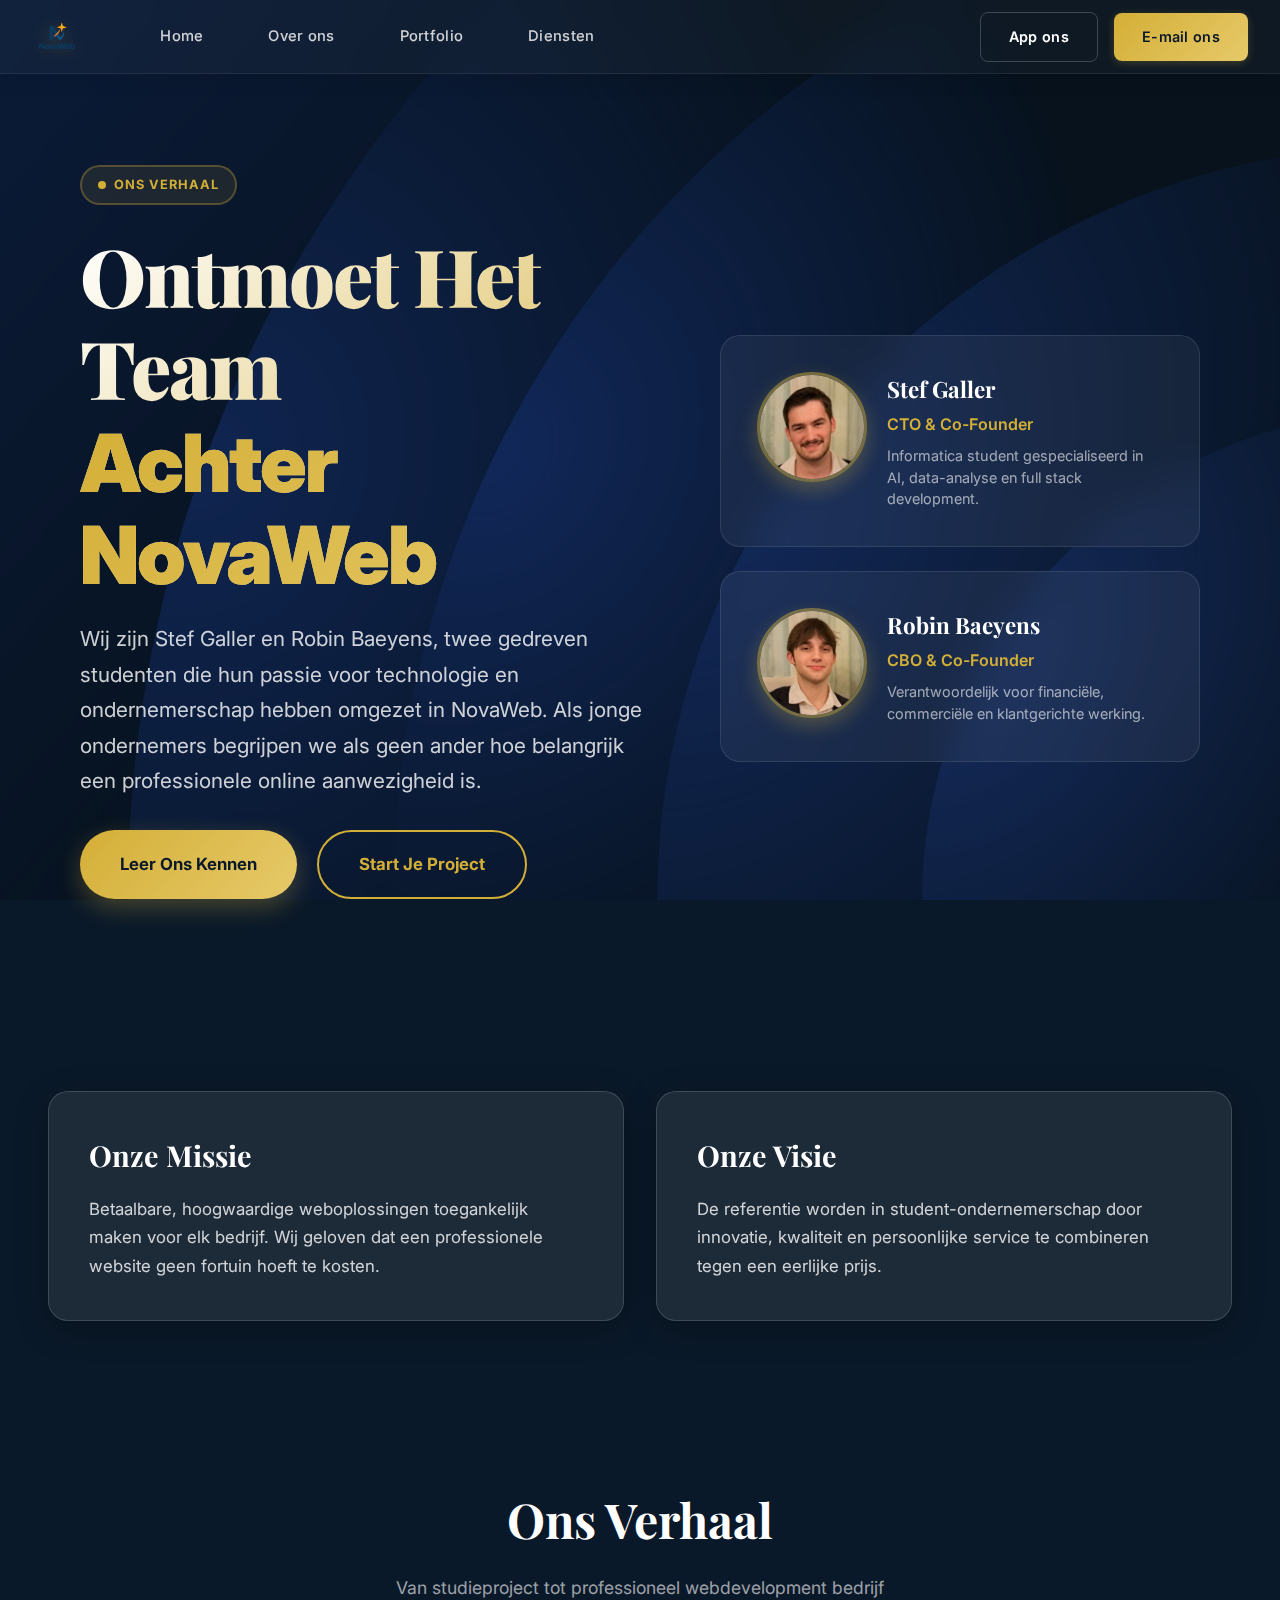
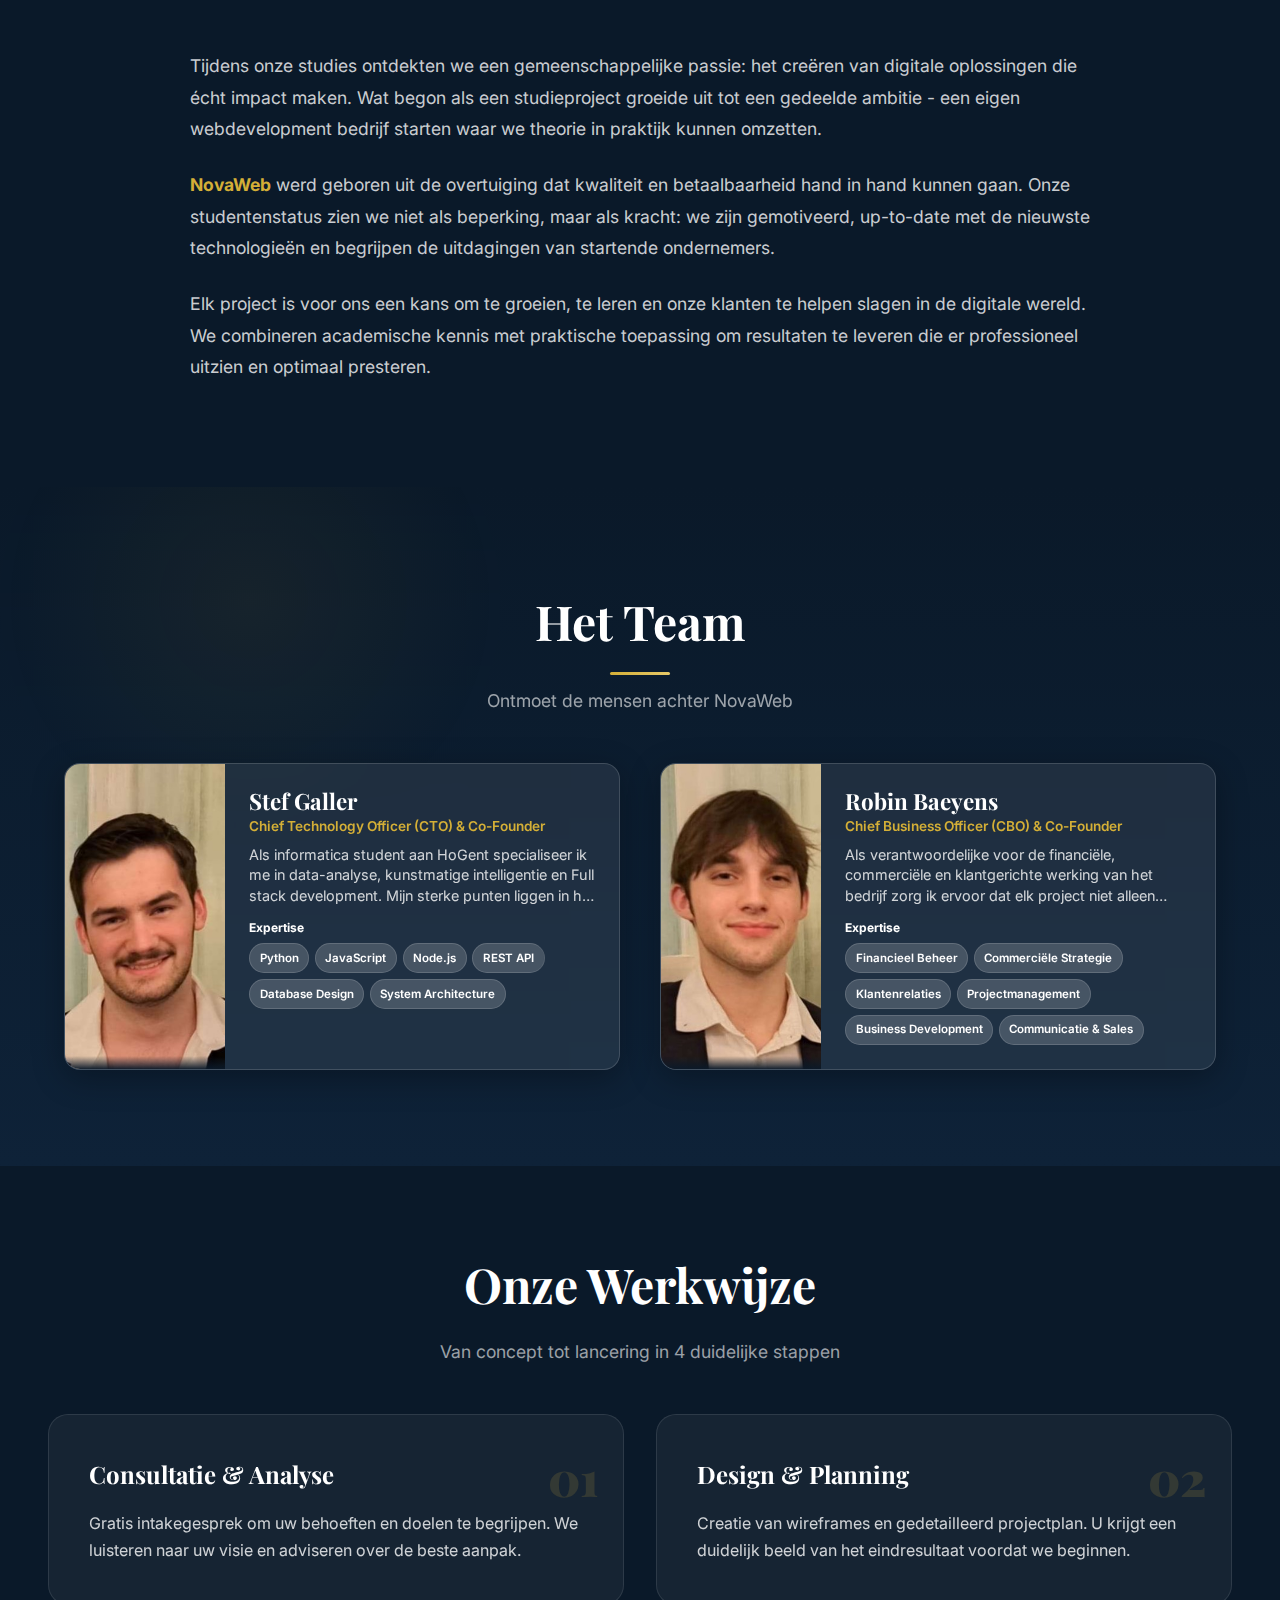
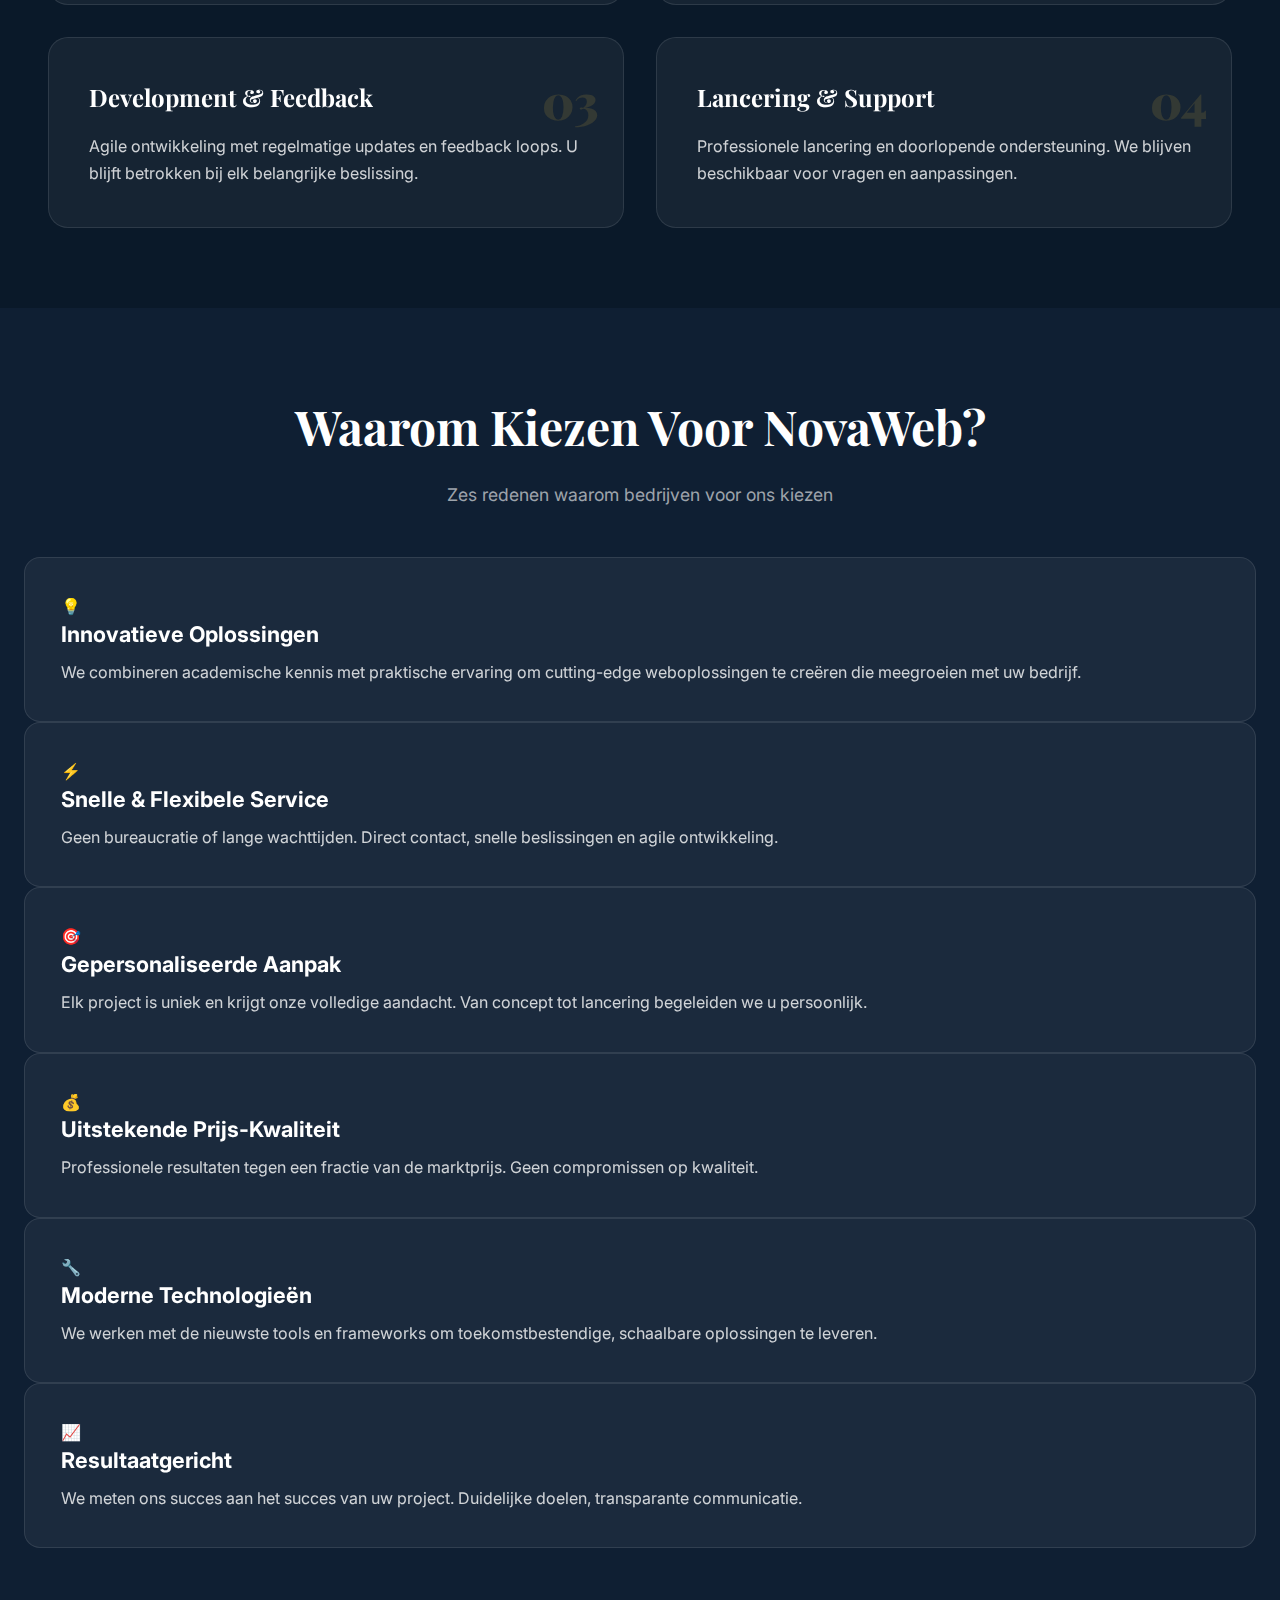
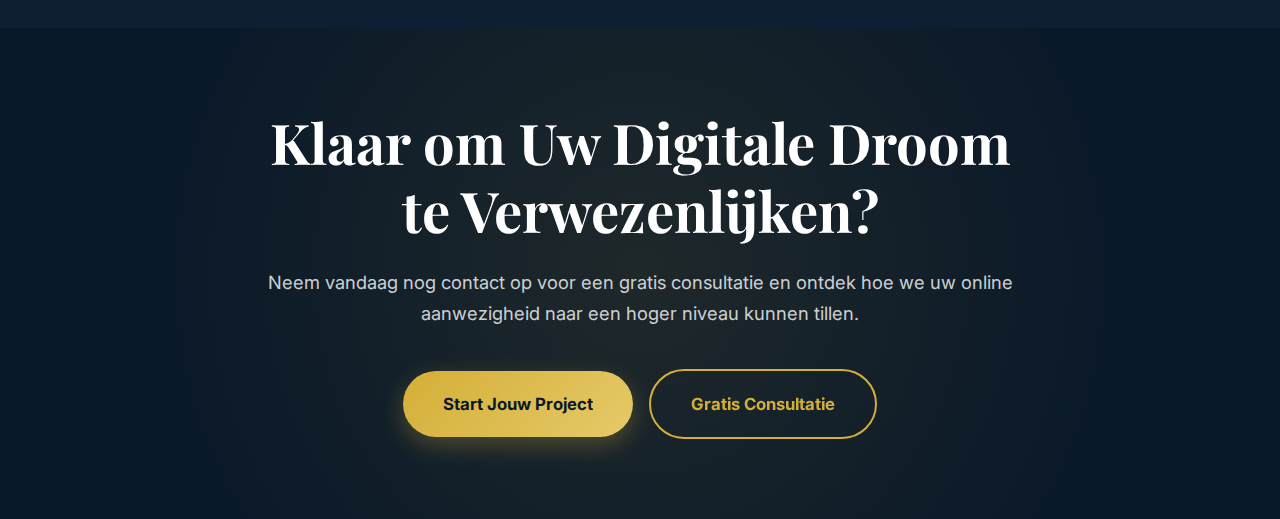
<file: index.html>
<!DOCTYPE html>
<html lang="nl">

<head>
  <meta charset="UTF-8">
  <meta name="viewport" content="width=device-width, initial-scale=1.0">
  <title>Over Ons - NovaWeb</title>
  <link href="https://fonts.googleapis.com/css2?family=Inter:wght@300;400;600;700;800&family=Playfair+Display:wght@700;900&display=swap" rel="stylesheet">
  <link rel="preload" as="image" href="Fotos/wp8.jpg">
  <link rel="stylesheet" href="main.css">
  <style>
   
  </style>
</head>

<body>

  <!-- HEADER -->
  <header>
    <div class="header-container">
      <div class="header-left">
        <a href="index.html" class="logo">
          <img src="Fotos/Logo.svg" alt="NovaWeb Logo" class="logo-icon">
        </a>
        
        <nav id="navMenu">
          <a href="index.html">Home</a>
          <a href="#over-ons">Over ons</a>
          <a href="projecten.html">Portfolio</a>
          <a href="diensten.html">Diensten</a>
          <a href="https://wa.me/31612345678" class="mobile-cta">Contact Opnemen</a>
        </nav>
      </div>

      <div class="header-right">
        <a href="https://wa.me/31612345678" class="btn-contact-secondary">App ons</a>
        <a href="mailto:info@novaweb.nl" class="btn-contact">E-mail ons</a>
        
        <div class="hamburger" id="hamburger">
          <span></span>
          <span></span>
          <span></span>
        </div>
      </div>
    </div>
  </header>

  <main>
    <!-- HERO SECTIE -->
    <section class="hero">
      <div class="hero-container">
        <div class="hero-content">
          <div class="hero-badge">
            <span class="badge-dot"></span>
            <span>Ons Verhaal</span>
          </div>
          
          <h1>
            Ontmoet Het Team
            <span class="highlight">Achter NovaWeb</span>
          </h1>
          
          <p class="hero-subtitle" >
            Wij zijn Stef Galler en Robin Baeyens, twee gedreven studenten die hun passie voor 
            technologie en ondernemerschap hebben omgezet in NovaWeb. Als jonge ondernemers 
            begrijpen we als geen ander hoe belangrijk een professionele online aanwezigheid is.
          </p>
          
          <div class="hero-buttons">
            <a href="#team" class="btn-primary">Leer Ons Kennen</a>
            <a href="diensten.html" class="btn-secondary">Start Je Project</a>
          </div>
        </div>

        <div class="student-showcase">
          <div class="student-card">
            <div class="student-image">
              <img src="Fotos/Stef.jpg" alt="Stef Galler" class="student-photo">
            </div>
            <div class="student-info">
              <h3>Stef Galler</h3>
              <p class="student-role">CTO & Co-Founder</p>
              <p class="student-bio">Informatica student gespecialiseerd in AI, data-analyse en full stack development.</p>
            </div>
          </div>
          
          <div class="student-card">
            <div class="student-image">
              <img src="Fotos/Robin.jpg" alt="Robin Baeyens" class="student-photo">
            </div>
            <div class="student-info">
              <h3>Robin Baeyens</h3>
              <p class="student-role">CBO & Co-Founder</p>
              <p class="student-bio">Verantwoordelijk voor financiële, commerciële en klantgerichte werking.</p>
            </div>
          </div>
        </div>
      </div>
    </section>

    <!-- MISSIE & VISIE SECTIE -->
    <section class="mission-vision-section">
      <div class="container">
        <div class="mission-vision-grid">
          <div class="mission-card">
            <h3>Onze Missie</h3>
            <p>Betaalbare, hoogwaardige weboplossingen toegankelijk maken voor elk bedrijf. 
               Wij geloven dat een professionele website geen fortuin hoeft te kosten.</p>
          </div>
          
          <div class="vision-card">
            <h3>Onze Visie</h3>
            <p>De referentie worden in student-ondernemerschap door innovatie, kwaliteit en 
               persoonlijke service te combineren tegen een eerlijke prijs.</p>
          </div>
        </div>
      </div>
    </section>

    <!-- ONS VERHAAL SECTIE -->
    <section class="story-section" id="over-ons">
      <div class="container">
        <div class="section-header">
          <h2>Ons Verhaal</h2>
          <p class="section-subtitle">Van studieproject tot professioneel webdevelopment bedrijf</p>
        </div>
        
        <div class="story-content">
          <p>Tijdens onze studies ontdekten we een gemeenschappelijke passie: het creëren van digitale 
             oplossingen die écht impact maken. Wat begon als een studieproject groeide uit tot een 
             gedeelde ambitie - een eigen webdevelopment bedrijf starten waar we theorie in praktijk 
             kunnen omzetten.</p>

          <p><strong>NovaWeb</strong> werd geboren uit de overtuiging dat kwaliteit en betaalbaarheid 
             hand in hand kunnen gaan. Onze studentenstatus zien we niet als beperking, maar als kracht: 
             we zijn gemotiveerd, up-to-date met de nieuwste technologieën en begrijpen de uitdagingen 
             van startende ondernemers.</p>

          <p>Elk project is voor ons een kans om te groeien, te leren en onze klanten te helpen slagen 
             in de digitale wereld. We combineren academische kennis met praktische toepassing om 
             resultaten te leveren die er professioneel uitzien en optimaal presteren.</p>
        </div>
      </div>
    </section>

    <!-- TEAM DETAILS SECTIE -->
    <section id="team" class="team-section">
      <div class="container">
        <div class="section-header">
          <h2>Het Team</h2>
          <p class="section-subtitle">Ontmoet de mensen achter NovaWeb</p>
        </div>

        <div class="team-grid">
          <!-- Stef -->
          <div class="team-member-card">
            <div class="member-image-wrapper">
              <img src="Fotos/Stef.jpg" alt="Stef Galler" class="member-image">
              <div class="member-overlay">
              </div>
            </div>
            
            <div class="member-content">
              <h3>Stef Galler</h3>
              <p class="member-title">Chief Technology Officer (CTO) & Co-Founder</p>
              
              <p class="member-description">
                Als informatica student aan HoGent specialiseer ik me in data-analyse, kunstmatige 
                intelligentie en Full stack development. Mijn sterke punten liggen in het creëren van 
                robuuste, schaalbare systemen en het implementeren van complexe logica.
              </p>
              
              <div class="member-expertise">
                <h4>Expertise</h4>
                <div class="expertise-tags">
                  <span class="expertise-tag">Python</span>
                  <span class="expertise-tag">JavaScript</span>
                  <span class="expertise-tag">Node.js</span>
                  <span class="expertise-tag">REST API</span>
                  <span class="expertise-tag">Database Design</span>
                  <span class="expertise-tag">System Architecture</span>
                </div>
              </div>
            </div>
          </div>

          <!-- Robin -->
          <div class="team-member-card">
            <div class="member-image-wrapper">
              <img src="Fotos/Robin.jpg" alt="Robin Baeyens" class="member-image">
              <div class="member-overlay">
              </div>
            </div>
            
            <div class="member-content">
              <h3>Robin Baeyens</h3>
              <p class="member-title">Chief Business Officer (CBO) & Co-Founder</p>
              
              <p class="member-description">
                Als verantwoordelijke voor de financiële, commerciële en klantgerichte werking van het 
                bedrijf zorg ik ervoor dat elk project niet alleen technisch sterk is, maar ook strategisch 
                en economisch duurzaam. Mijn focus ligt op klantrelaties, groei en de algemene bedrijfsvoering.
              </p>
              
              <div class="member-expertise">
                <h4>Expertise</h4>
                <div class="expertise-tags">
                  <span class="expertise-tag">Financieel Beheer</span>
                  <span class="expertise-tag">Commerciële Strategie</span>
                  <span class="expertise-tag">Klantenrelaties</span>
                  <span class="expertise-tag">Projectmanagement</span>
                  <span class="expertise-tag">Business Development</span>
                  <span class="expertise-tag">Communicatie & Sales</span>
                </div>
              </div>
            </div>
          </div>
        </div>
      </div>
    </section>

    <!-- WERKWIJZE SECTIE -->
    <section class="process-section">
      <div class="container">
        <div class="section-header">
          <h2>Onze Werkwijze</h2>
          <p class="section-subtitle">Van concept tot lancering in 4 duidelijke stappen</p>
        </div>
        
        <div class="process-grid">
          <div class="process-card">
            <div class="process-number">01</div>
            <h3>Consultatie & Analyse</h3>
            <p>Gratis intakegesprek om uw behoeften en doelen te begrijpen. We luisteren naar uw 
               visie en adviseren over de beste aanpak.</p>
          </div>
          
          <div class="process-card">
            <div class="process-number">02</div>
            <h3>Design & Planning</h3>
            <p>Creatie van wireframes en gedetailleerd projectplan. U krijgt een duidelijk beeld van 
               het eindresultaat voordat we beginnen.</p>
          </div>
          
          <div class="process-card">
            <div class="process-number">03</div>
            <h3>Development & Feedback</h3>
            <p>Agile ontwikkeling met regelmatige updates en feedback loops. U blijft betrokken bij 
               elk belangrijke beslissing.</p>
          </div>
          
          <div class="process-card">
            <div class="process-number">04</div>
            <h3>Lancering & Support</h3>
            <p>Professionele lancering en doorlopende ondersteuning. We blijven beschikbaar voor 
               vragen en aanpassingen.</p>
          </div>
        </div>
      </div>
    </section>



    
    <!-- WAAROM ONS SECTIE -->
    <section class="why-us-section">
      <div class="container">
        <div class="section-header">
          <h2>Waarom Kiezen Voor NovaWeb?</h2>
          <p class="section-subtitle">Zes redenen waarom bedrijven voor ons kiezen</p>
        </div>
        
        <div class="reasons-grid">
          <div class="reason-card">
            <div class="reason-icon">💡</div>
            <h3>Innovatieve Oplossingen</h3>
            <p>We combineren academische kennis met praktische ervaring om cutting-edge weboplossingen 
               te creëren die meegroeien met uw bedrijf.</p>
          </div>
          
          <div class="reason-card">
            <div class="reason-icon">⚡</div>
            <h3>Snelle & Flexibele Service</h3>
            <p>Geen bureaucratie of lange wachttijden. Direct contact, snelle beslissingen en agile 
               ontwikkeling.</p>
          </div>
          
          <div class="reason-card">
            <div class="reason-icon">🎯</div>
            <h3>Gepersonaliseerde Aanpak</h3>
            <p>Elk project is uniek en krijgt onze volledige aandacht. Van concept tot lancering 
               begeleiden we u persoonlijk.</p>
          </div>
          
          <div class="reason-card">
            <div class="reason-icon">💰</div>
            <h3>Uitstekende Prijs-Kwaliteit</h3>
            <p>Professionele resultaten tegen een fractie van de marktprijs. Geen compromissen op 
               kwaliteit.</p>
          </div>
          
          <div class="reason-card">
            <div class="reason-icon">🔧</div>
            <h3>Moderne Technologieën</h3>
            <p>We werken met de nieuwste tools en frameworks om toekomstbestendige, schaalbare 
               oplossingen te leveren.</p>
          </div>
          
          <div class="reason-card">
            <div class="reason-icon">📈</div>
            <h3>Resultaatgericht</h3>
            <p>We meten ons succes aan het succes van uw project. Duidelijke doelen, transparante 
               communicatie.</p>
          </div>
        </div>
      </div>
    </section>

    <!-- CTA SECTIE -->
    <section class="cta-final-section">
      <div class="container">
        <div class="cta-content">
          <h2>Klaar om Uw Digitale Droom te Verwezenlijken?</h2>
          <p>Neem vandaag nog contact op voor een gratis consultatie en ontdek hoe we uw online 
             aanwezigheid naar een hoger niveau kunnen tillen.</p>
          <div class="cta-buttons">
            <a href="diensten.html" class="btn-primary">Start Jouw Project</a>
            <a href="diensten.html" class="btn-secondary">Gratis Consultatie</a>
          </div>
        </div>
      </div>
    </section>
  </main>

  <script>
    // Hamburger menu
    const hamburger = document.getElementById('hamburger');
    const navMenu = document.getElementById('navMenu');
    const body = document.body;

    hamburger.addEventListener('click', () => {
      hamburger.classList.toggle('active');
      navMenu.classList.toggle('active');
      body.classList.toggle('menu-open');
    });

    // Close menu when clicking on a link
    navMenu.querySelectorAll('a:not(.mobile-cta)').forEach(link => {
      link.addEventListener('click', () => {
        hamburger.classList.remove('active');
        navMenu.classList.remove('active');
        body.classList.remove('menu-open');
      });
    });

    // Header scroll effect
    const header = document.querySelector('header');
    let lastScroll = 0;

    window.addEventListener('scroll', () => {
      const currentScroll = window.pageYOffset;
      
      if (currentScroll > 50) {
        header.classList.add('scrolled');
      } else {
        header.classList.remove('scrolled');
      }
      
      lastScroll = currentScroll;
    });

    // Smooth scroll for anchor links
    document.querySelectorAll('a[href^="#"]').forEach(anchor => {
      anchor.addEventListener('click', function (e) {
        e.preventDefault();
        const target = document.querySelector(this.getAttribute('href'));
        if (target) {
          target.scrollIntoView({
            behavior: 'smooth',
            block: 'start'
          });
        }
      });
    });
  </script>

</body>
</html>
</file>
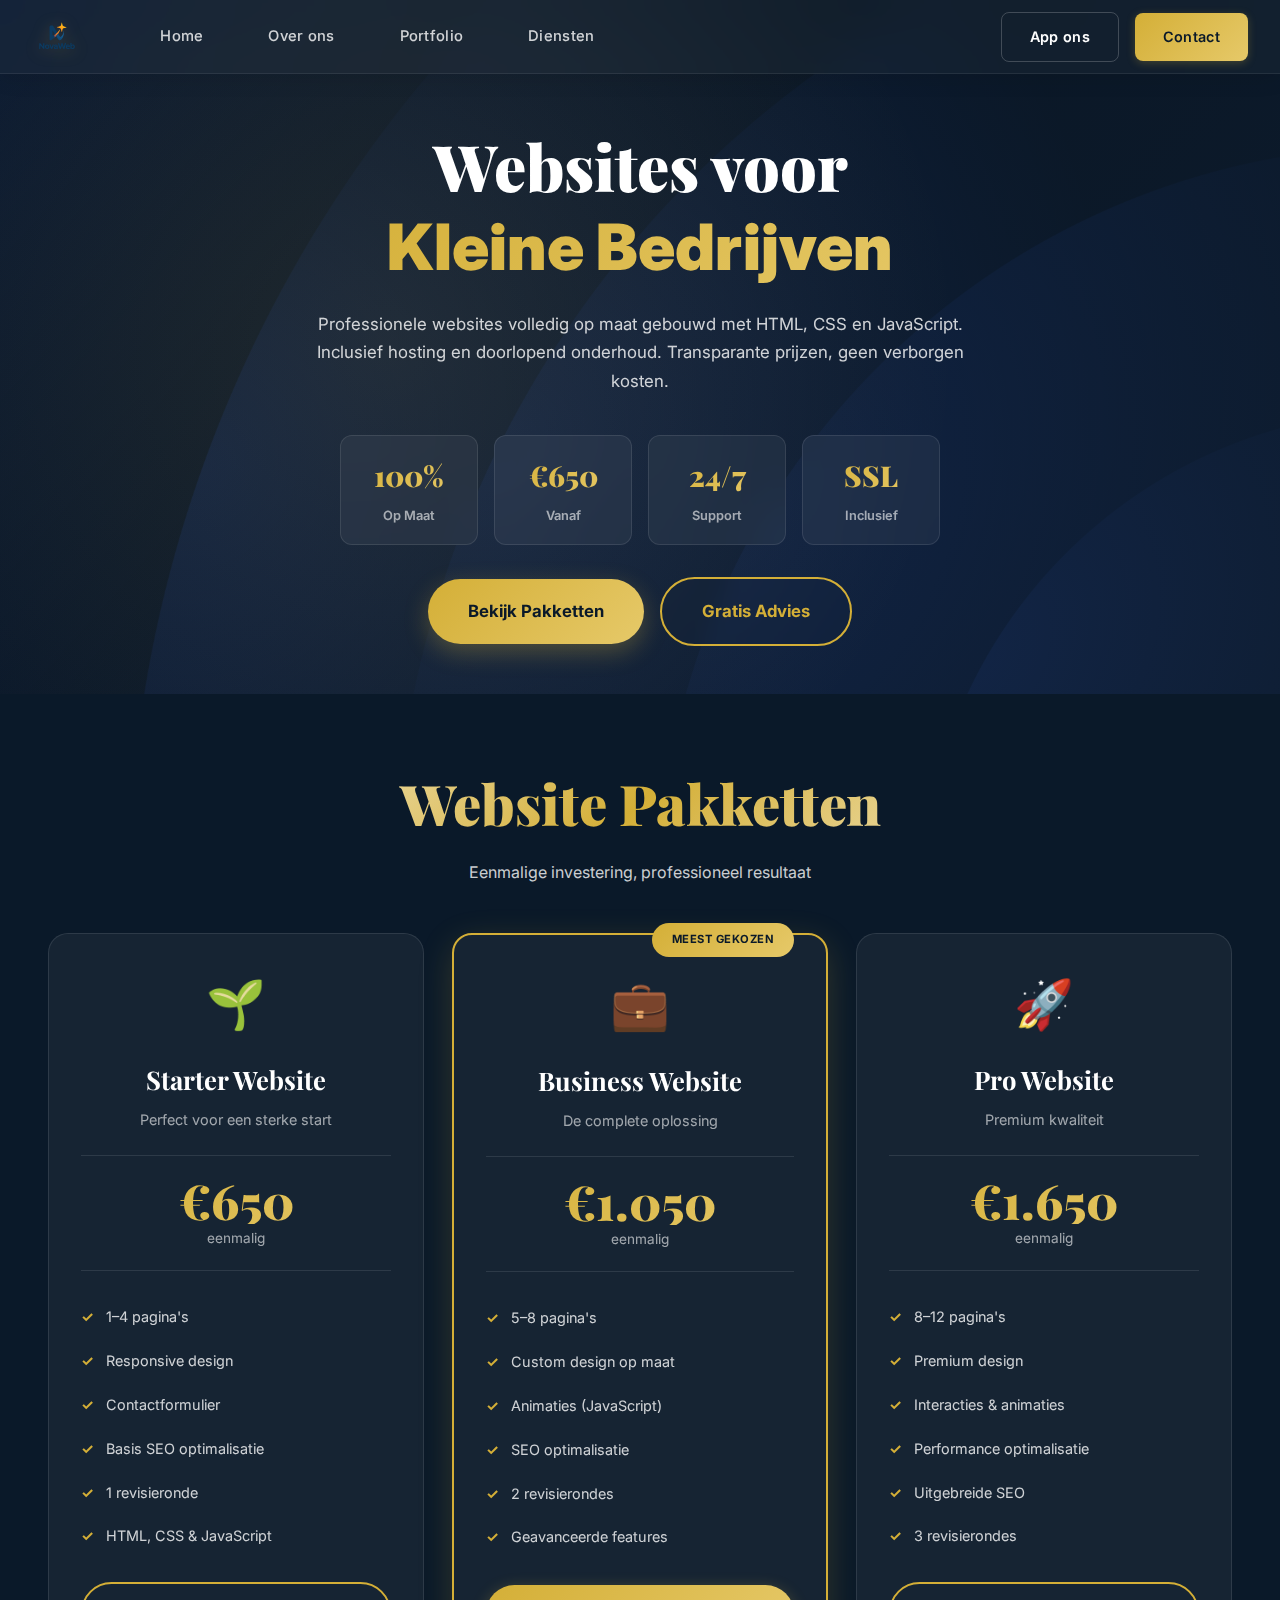
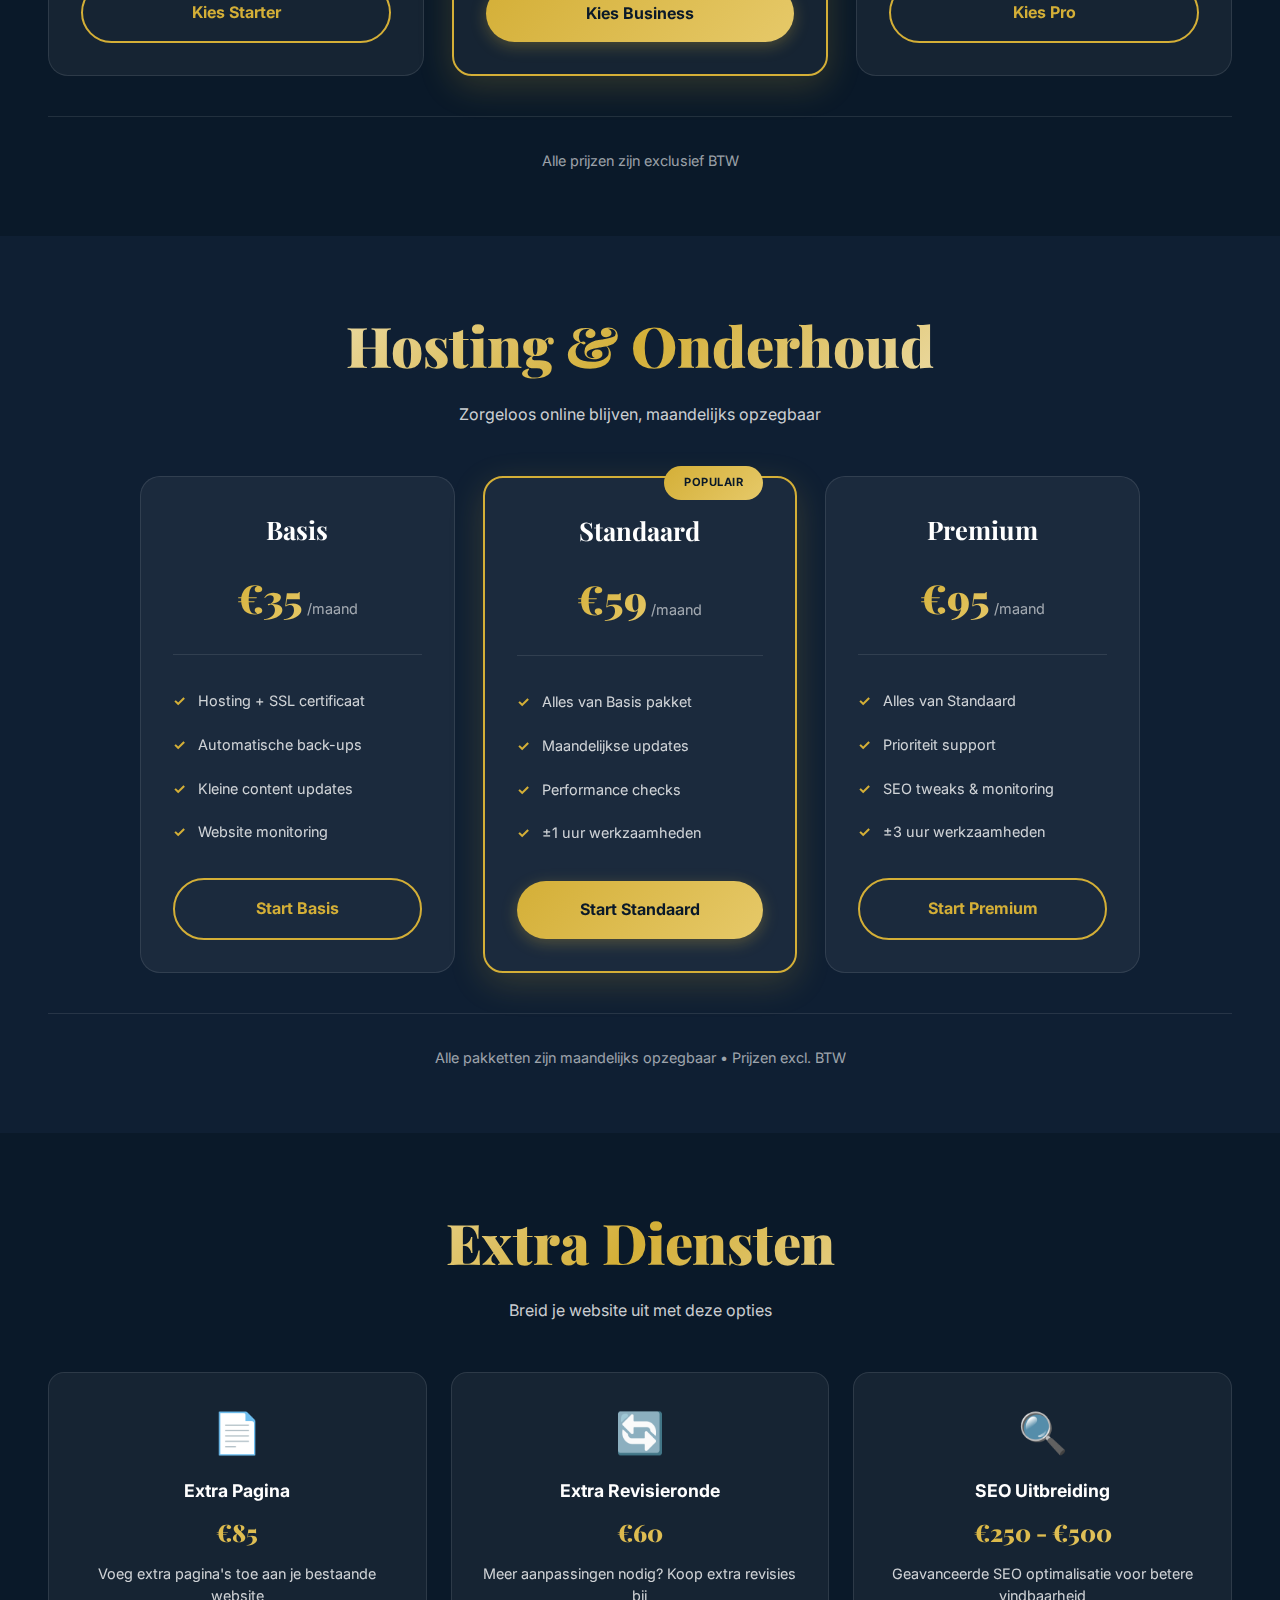
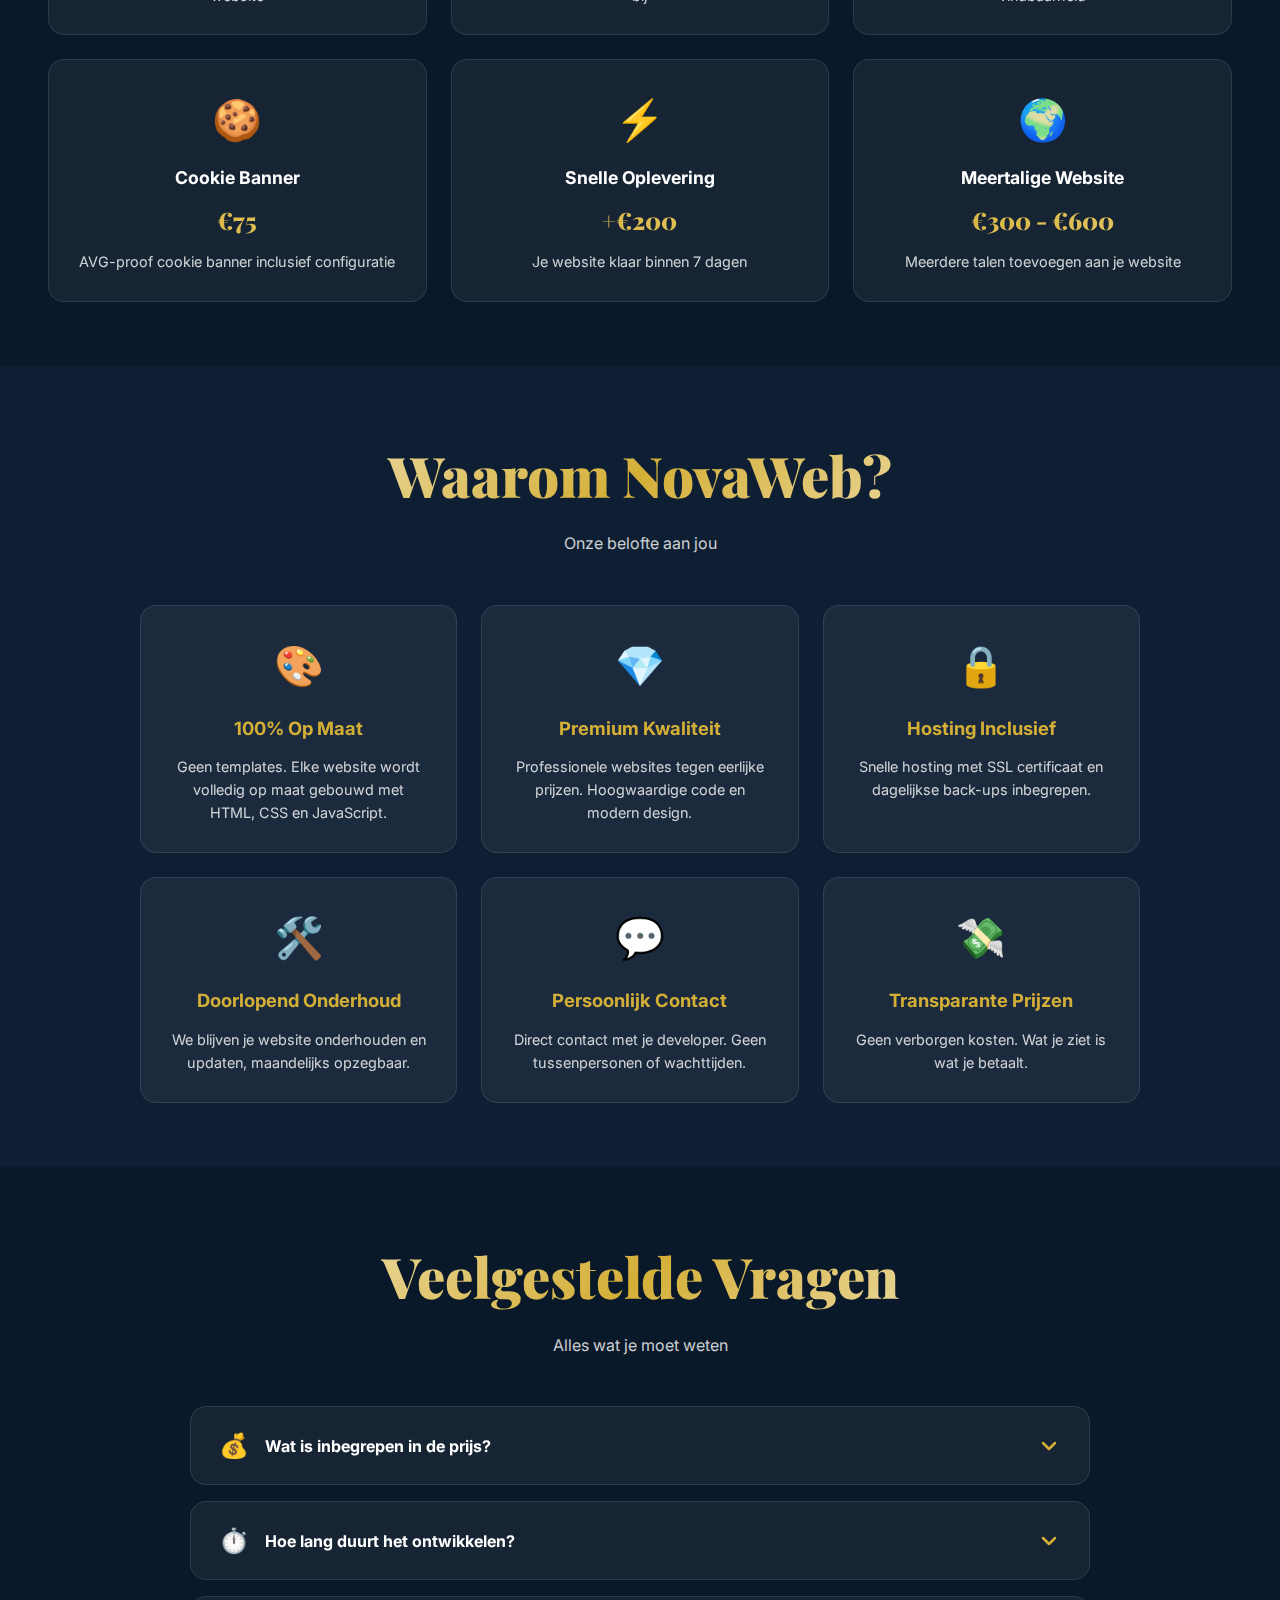
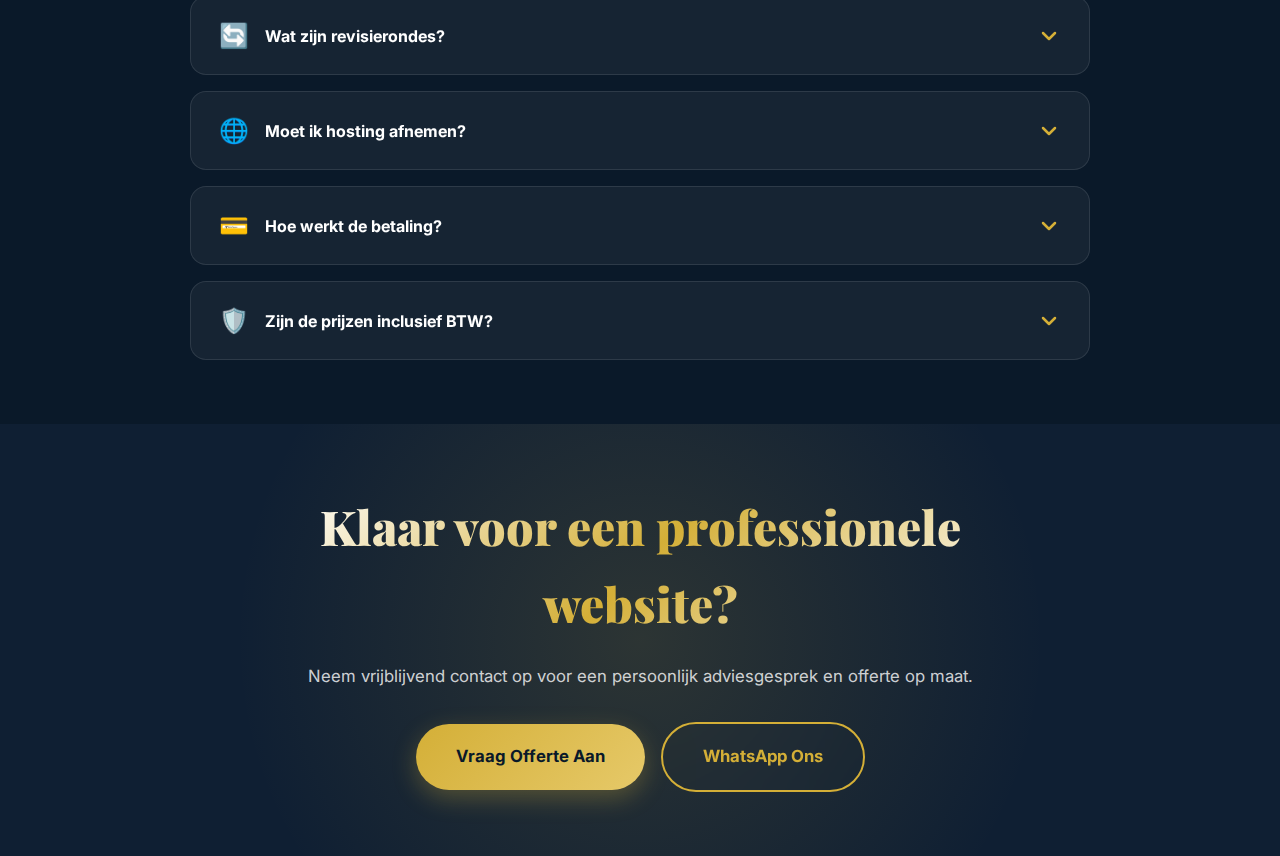
<file: diensten.html>
<!DOCTYPE html>
<html lang="nl">
<head>
  <meta charset="utf-8">
  <meta http-equiv="X-UA-Compatible" content="IE=edge">
  <title>Diensten & Prijzen - NovaWeb</title>
  <meta name="viewport" content="width=device-width, initial-scale=1">
  <meta name="description" content="Professionele websites voor kleine bedrijven en zelfstandigen. Transparante prijzen, geen verborgen kosten.">
  
  <link rel="preconnect" href="https://fonts.googleapis.com">
  <link rel="preconnect" href="https://fonts.gstatic.com" crossorigin>
  <link href="https://fonts.googleapis.com/css2?family=Inter:wght@400;500;600;700;800;900&family=Playfair+Display:wght@700;900&display=swap" rel="stylesheet">
  <link rel="stylesheet" href="main.css">
</head>
<body>

<!-- HEADER -->
<header id="mainHeader">
  <div class="header-container">
    <div class="header-left">
      <a href="index.html" class="logo">
        <img src="Fotos/Logo.svg" alt="NovaWeb Logo" class="logo-icon">
      </a>
      
      <nav id="navMenu">
        <a href="index.html">Home</a>
        <a href="index.html">Over ons</a>
        <a href="portfolio.html">Portfolio</a>
        <a href="diensten.html">Diensten</a>
        <a href="contact.html" class="mobile-cta">Contact</a>
      </nav>
    </div>

    <div class="header-right">
      <a href="https://wa.me/31612345678" class="btn-contact-secondary">App ons</a>
      <a href="contact.html" class="btn-contact">Contact</a>
    </div>

    <div class="hamburger" id="hamburger">
      <span></span>
      <span></span>
      <span></span>
    </div>
  </div>
</header>

<main>
  <!-- HERO SECTIE -->
  <section class="services-hero">
    <div class="cursor-glow"></div>
    <div class="services-hero-container">
      
      <h1>Websites voor<br><span class="highlight">Kleine Bedrijven</span></h1>
      
      <p class="hero-description">
        Professionele websites volledig op maat gebouwd met HTML, CSS en JavaScript. 
        Inclusief hosting en doorlopend onderhoud. Transparante prijzen, geen verborgen kosten.
      </p>

      <div class="hero-stats">
        <div class="hero-stat">
          <span class="stat-number">100%</span>
          <span class="stat-text">Op Maat</span>
        </div>
        <div class="hero-stat">
          <span class="stat-number">€650</span>
          <span class="stat-text">Vanaf</span>
        </div>
        <div class="hero-stat">
          <span class="stat-number">24/7</span>
          <span class="stat-text">Support</span>
        </div>
        <div class="hero-stat">
          <span class="stat-number">SSL</span>
          <span class="stat-text">Inclusief</span>
        </div>
      </div>

      <div class="hero-cta">
        <a href="#websites" class="btn-primary">Bekijk Pakketten</a>
        <a href="contact.html" class="btn-secondary">Gratis Advies</a>
      </div>
    </div>
  </section>

  <!-- WEBSITE PAKKETTEN -->
  <section id="websites" class="packages-section">
    <div class="container">
      <div class="section-header">
        <h2>Website Pakketten</h2>
        <p class="section-subtitle">Eenmalige investering, professioneel resultaat</p>
      </div>

      <div class="packages-grid">
        
        <!-- STARTER WEBSITE -->
        <div class="package-card">
          <div class="package-header">
            <div class="package-icon">🌱</div>
            <h3>Starter Website</h3>
            <p class="package-tagline">Perfect voor een sterke start</p>
          </div>

          <div class="package-price">
            <span class="price">€650</span>
            <span class="period">eenmalig</span>
          </div>

          <ul class="package-features">
            <li><span class="check">✓</span> 1–4 pagina's</li>
            <li><span class="check">✓</span> Responsive design</li>
            <li><span class="check">✓</span> Contactformulier</li>
            <li><span class="check">✓</span> Basis SEO optimalisatie</li>
            <li><span class="check">✓</span> 1 revisieronde</li>
            <li><span class="check">✓</span> HTML, CSS & JavaScript</li>
          </ul>

          <a href="contact.html" class="package-btn">Kies Starter</a>
        </div>

        <!-- BUSINESS WEBSITE - FEATURED -->
        <div class="package-card featured">
          <div class="package-badge">Meest Gekozen</div>
          
          <div class="package-header">
            <div class="package-icon">💼</div>
            <h3>Business Website</h3>
            <p class="package-tagline">De complete oplossing</p>
          </div>

          <div class="package-price">
            <span class="price">€1.050</span>
            <span class="period">eenmalig</span>
          </div>

          <ul class="package-features">
            <li><span class="check">✓</span> 5–8 pagina's</li>
            <li><span class="check">✓</span> Custom design op maat</li>
            <li><span class="check">✓</span> Animaties (JavaScript)</li>
            <li><span class="check">✓</span> SEO optimalisatie</li>
            <li><span class="check">✓</span> 2 revisierondes</li>
            <li><span class="check">✓</span> Geavanceerde features</li>
          </ul>

          <a href="contact.html" class="package-btn primary">Kies Business</a>
        </div>

        <!-- PRO WEBSITE -->
        <div class="package-card">
          <div class="package-header">
            <div class="package-icon">🚀</div>
            <h3>Pro Website</h3>
            <p class="package-tagline">Premium kwaliteit</p>
          </div>

          <div class="package-price">
            <span class="price">€1.650</span>
            <span class="period">eenmalig</span>
          </div>

          <ul class="package-features">
            <li><span class="check">✓</span> 8–12 pagina's</li>
            <li><span class="check">✓</span> Premium design</li>
            <li><span class="check">✓</span> Interacties & animaties</li>
            <li><span class="check">✓</span> Performance optimalisatie</li>
            <li><span class="check">✓</span> Uitgebreide SEO</li>
            <li><span class="check">✓</span> 3 revisierondes</li>
          </ul>

          <a href="contact.html" class="package-btn">Kies Pro</a>
        </div>

      </div>

      <!-- PRICING NOTE -->
      <div class="pricing-note">
        <p>Alle prijzen zijn exclusief BTW</p>
      </div>
    </div>
  </section>

  <!-- HOSTING & ONDERHOUD -->
  <section class="maintenance-section">
    <div class="container">
      <div class="section-header">
        <h2>Hosting & Onderhoud</h2>
        <p class="section-subtitle">Zorgeloos online blijven, maandelijks opzegbaar</p>
      </div>

      <div class="maintenance-grid">
        
        <!-- BASIS -->
        <div class="maintenance-card">
          <div class="maintenance-header">
            <h3>Basis</h3>
            <div class="maintenance-price">
              <span class="price">€35</span>
              <span class="period">/maand</span>
            </div>
          </div>

          <ul class="maintenance-features">
            <li><span class="check">✓</span> Hosting + SSL certificaat</li>
            <li><span class="check">✓</span> Automatische back-ups</li>
            <li><span class="check">✓</span> Kleine content updates</li>
            <li><span class="check">✓</span> Website monitoring</li>
          </ul>

          <a href="contact.html" class="maintenance-btn">Start Basis</a>
        </div>

        <!-- STANDAARD -->
        <div class="maintenance-card featured">
          <div class="maintenance-badge">Populair</div>
          <div class="maintenance-header">
            <h3>Standaard</h3>
            <div class="maintenance-price">
              <span class="price">€59</span>
              <span class="period">/maand</span>
            </div>
          </div>

          <ul class="maintenance-features">
            <li><span class="check">✓</span> Alles van Basis pakket</li>
            <li><span class="check">✓</span> Maandelijkse updates</li>
            <li><span class="check">✓</span> Performance checks</li>
            <li><span class="check">✓</span> ±1 uur werkzaamheden</li>
          </ul>

          <a href="contact.html" class="maintenance-btn primary">Start Standaard</a>
        </div>

        <!-- PREMIUM -->
        <div class="maintenance-card">
          <div class="maintenance-header">
            <h3>Premium</h3>
            <div class="maintenance-price">
              <span class="price">€95</span>
              <span class="period">/maand</span>
            </div>
          </div>

          <ul class="maintenance-features">
            <li><span class="check">✓</span> Alles van Standaard</li>
            <li><span class="check">✓</span> Prioriteit support</li>
            <li><span class="check">✓</span> SEO tweaks & monitoring</li>
            <li><span class="check">✓</span> ±3 uur werkzaamheden</li>
          </ul>

          <a href="contact.html" class="maintenance-btn">Start Premium</a>
        </div>

      </div>

      <div class="pricing-note">
        <p>Alle pakketten zijn maandelijks opzegbaar • Prijzen excl. BTW</p>
      </div>
    </div>
  </section>

  <!-- EXTRA DIENSTEN -->
  <section class="extras-section">
    <div class="container">
      <div class="section-header">
        <h2>Extra Diensten</h2>
        <p class="section-subtitle">Breid je website uit met deze opties</p>
      </div>

      <div class="extras-grid">
        
        <div class="extra-card">
          <div class="extra-icon">📄</div>
          <h3>Extra Pagina</h3>
          <div class="extra-price">€85</div>
          <p>Voeg extra pagina's toe aan je bestaande website</p>
        </div>

        <div class="extra-card">
          <div class="extra-icon">🔄</div>
          <h3>Extra Revisieronde</h3>
          <div class="extra-price">€60</div>
          <p>Meer aanpassingen nodig? Koop extra revisies bij</p>
        </div>

        <div class="extra-card">
          <div class="extra-icon">🔍</div>
          <h3>SEO Uitbreiding</h3>
          <div class="extra-price">€250 - €500</div>
          <p>Geavanceerde SEO optimalisatie voor betere vindbaarheid</p>
        </div>

        <div class="extra-card">
          <div class="extra-icon">🍪</div>
          <h3>Cookie Banner</h3>
          <div class="extra-price">€75</div>
          <p>AVG-proof cookie banner inclusief configuratie</p>
        </div>

        <div class="extra-card">
          <div class="extra-icon">⚡</div>
          <h3>Snelle Oplevering</h3>
          <div class="extra-price">+€200</div>
          <p>Je website klaar binnen 7 dagen</p>
        </div>

        <div class="extra-card">
          <div class="extra-icon">🌍</div>
          <h3>Meertalige Website</h3>
          <div class="extra-price">€300 - €600</div>
          <p>Meerdere talen toevoegen aan je website</p>
        </div>

      </div>
    </div>
  </section>

  <!-- WAAROM NOVAWEB -->
  <section class="why-section">
    <div class="container">
      <div class="section-header">
        <h2>Waarom NovaWeb?</h2>
        <p class="section-subtitle">Onze belofte aan jou</p>
      </div>

      <div class="why-grid">
        
        <div class="why-card">
          <div class="why-icon">🎨</div>
          <h3>100% Op Maat</h3>
          <p>Geen templates. Elke website wordt volledig op maat gebouwd met HTML, CSS en JavaScript.</p>
        </div>

        <div class="why-card">
          <div class="why-icon">💎</div>
          <h3>Premium Kwaliteit</h3>
          <p>Professionele websites tegen eerlijke prijzen. Hoogwaardige code en modern design.</p>
        </div>

        <div class="why-card">
          <div class="why-icon">🔒</div>
          <h3>Hosting Inclusief</h3>
          <p>Snelle hosting met SSL certificaat en dagelijkse back-ups inbegrepen.</p>
        </div>

        <div class="why-card">
          <div class="why-icon">🛠️</div>
          <h3>Doorlopend Onderhoud</h3>
          <p>We blijven je website onderhouden en updaten, maandelijks opzegbaar.</p>
        </div>

        <div class="why-card">
          <div class="why-icon">💬</div>
          <h3>Persoonlijk Contact</h3>
          <p>Direct contact met je developer. Geen tussenpersonen of wachttijden.</p>
        </div>

        <div class="why-card">
          <div class="why-icon">💸</div>
          <h3>Transparante Prijzen</h3>
          <p>Geen verborgen kosten. Wat je ziet is wat je betaalt.</p>
        </div>

      </div>
    </div>
  </section>

  <!-- FAQ -->
  <section class="faq-section">
    <div class="container">
      <div class="section-header">
        <h2>Veelgestelde Vragen</h2>
        <p class="section-subtitle">Alles wat je moet weten</p>
      </div>

      <div class="faq-container">

        <div class="faq-item">
          <button class="faq-question" type="button">
            <div class="faq-q-content">
              <span class="faq-emoji">💰</span>
              <h3>Wat is inbegrepen in de prijs?</h3>
            </div>
            <span class="faq-icon">
              <svg width="24" height="24" viewBox="0 0 24 24" fill="none">
                <path d="M6 9L12 15L18 9" stroke="currentColor" stroke-width="2.5" stroke-linecap="round" stroke-linejoin="round"/>
              </svg>
            </span>
          </button>

          <div class="faq-answer">
            <div class="faq-answer-inner">
              <p>
                Alle genoemde prijzen zijn voor de volledige ontwikkeling van je website. 
                Dit betekent: design, development, responsive versie, en alle features genoemd in het pakket. 
                <strong>Hosting en domein zijn niet inbegrepen</strong> in de eenmalige kosten, 
                maar verkrijgbaar via onze maandelijkse hosting pakketten.
              </p>
            </div>
          </div>
        </div>

        <div class="faq-item">
          <button class="faq-question" type="button">
            <div class="faq-q-content">
              <span class="faq-emoji">⏱️</span>
              <h3>Hoe lang duurt het ontwikkelen?</h3>
            </div>
            <span class="faq-icon">
              <svg width="24" height="24" viewBox="0 0 24 24" fill="none">
                <path d="M6 9L12 15L18 9" stroke="currentColor" stroke-width="2.5" stroke-linecap="round" stroke-linejoin="round"/>
              </svg>
            </span>
          </button>

          <div class="faq-answer">
            <div class="faq-answer-inner">
              <p>
                Een Starter website is binnen <strong>2-3 weken</strong> klaar.
                Business websites duren <strong>3-4 weken</strong> en Pro websites 
                <strong>4-6 weken</strong>. Voor snelle oplevering binnen 7 dagen 
                rekenen we €200 extra.
              </p>
            </div>
          </div>
        </div>

        <div class="faq-item">
          <button class="faq-question" type="button">
            <div class="faq-q-content">
              <span class="faq-emoji">🔄</span>
              <h3>Wat zijn revisierondes?</h3>
            </div>
            <span class="faq-icon">
              <svg width="24" height="24" viewBox="0 0 24 24" fill="none">
                <path d="M6 9L12 15L18 9" stroke="currentColor" stroke-width="2.5" stroke-linecap="round" stroke-linejoin="round"/>
              </svg>
            </span>
          </button>

          <div class="faq-answer">
            <div class="faq-answer-inner">
              <p>
                Een revisieronde betekent dat je <strong>feedback mag geven op het design en de inhoud</strong>. 
                We passen dan alles aan totdat je 100% tevreden bent. Het Starter pakket heeft 1 ronde, 
                Business 2 rondes en Pro 3 rondes. Extra rondes kosten €60.
              </p>
            </div>
          </div>
        </div>

        <div class="faq-item">
          <button class="faq-question" type="button">
            <div class="faq-q-content">
              <span class="faq-emoji">🌐</span>
              <h3>Moet ik hosting afnemen?</h3>
            </div>
            <span class="faq-icon">
              <svg width="24" height="24" viewBox="0 0 24 24" fill="none">
                <path d="M6 9L12 15L18 9" stroke="currentColor" stroke-width="2.5" stroke-linecap="round" stroke-linejoin="round"/>
              </svg>
            </span>
          </button>

          <div class="faq-answer">
            <div class="faq-answer-inner">
              <p>
                Nee, hosting is <strong>optioneel</strong>. Je kunt je website ook bij een andere 
                hosting provider plaatsen. Wij bieden wel voordelige hosting aan vanaf €35/maand 
                inclusief SSL, back-ups en monitoring. Dit maakt het onderhoud een stuk eenvoudiger.
              </p>
            </div>
          </div>
        </div>

        <div class="faq-item">
          <button class="faq-question" type="button">
            <div class="faq-q-content">
              <span class="faq-emoji">💳</span>
              <h3>Hoe werkt de betaling?</h3>
            </div>
            <span class="faq-icon">
              <svg width="24" height="24" viewBox="0 0 24 24" fill="none">
                <path d="M6 9L12 15L18 9" stroke="currentColor" stroke-width="2.5" stroke-linecap="round" stroke-linejoin="round"/>
              </svg>
            </span>
          </button>

          <div class="faq-answer">
            <div class="faq-answer-inner">
              <p>
                Voor website ontwikkeling vragen we <strong>50% vooruitbetaling</strong> bij de start 
                en de resterende 50% bij oplevering. Voor studenten en startende ondernemers 
                bieden we graag <strong>flexibele betaalopties</strong> aan. Neem contact op voor een oplossing op maat.
              </p>
            </div>
          </div>
        </div>

        <div class="faq-item">
          <button class="faq-question" type="button">
            <div class="faq-q-content">
              <span class="faq-emoji">🛡️</span>
              <h3>Zijn de prijzen inclusief BTW?</h3>
            </div>
            <span class="faq-icon">
              <svg width="24" height="24" viewBox="0 0 24 24" fill="none">
                <path d="M6 9L12 15L18 9" stroke="currentColor" stroke-width="2.5" stroke-linecap="round" stroke-linejoin="round"/>
              </svg>
            </span>
          </button>

          <div class="faq-answer">
            <div class="faq-answer-inner">
              <p>
                Nee, alle genoemde prijzen zijn <strong>exclusief BTW</strong>. 
                Voor zakelijke klanten met BTW-nummer wordt 21% BTW toegevoegd. 
                De finale offerte bevat altijd het exacte bedrag inclusief BTW.
              </p>
            </div>
          </div>
        </div>

      </div>
    </div>
  </section>

  <!-- CTA FINAL -->
  <section class="cta-final">
    <div class="container">
      <div class="cta-final-content">
        <h2>Klaar voor een professionele website?</h2>
        <p>Neem vrijblijvend contact op voor een persoonlijk adviesgesprek en offerte op maat.</p>
        <div class="cta-buttons">
          <a href="contact.html" class="btn-primary">Vraag Offerte Aan</a>
          <a href="https://wa.me/31612345678" class="btn-secondary">WhatsApp Ons</a>
        </div>
      </div>
    </div>
  </section>

</main>



<script>
  // ===== HAMBURGER MENU =====
  const hamburger = document.getElementById('hamburger');
  const nav = document.getElementById('navMenu');
  const body = document.body;

  hamburger.addEventListener('click', () => {
    hamburger.classList.toggle('active');
    nav.classList.toggle('active');
    body.classList.toggle('menu-open');
  });

  nav.querySelectorAll('a').forEach(link => {
    link.addEventListener('click', () => {
      hamburger.classList.remove('active');
      nav.classList.remove('active');
      body.classList.remove('menu-open');
    });
  });

  // ===== HEADER SCROLL EFFECT =====
  let lastScroll = 0;
  const header = document.getElementById('mainHeader');

  window.addEventListener('scroll', () => {
    const currentScroll = window.pageYOffset;
    
    if (currentScroll > 100) {
      header.classList.add('scrolled');
    } else {
      header.classList.remove('scrolled');
    }
    
    lastScroll = currentScroll;
  });

  // ===== SMOOTH SCROLL =====
  document.querySelectorAll('a[href^="#"]').forEach(anchor => {
    anchor.addEventListener('click', function (e) {
      e.preventDefault();
      const target = document.querySelector(this.getAttribute('href'));
      if (target) {
        target.scrollIntoView({
          behavior: 'smooth',
          block: 'start'
        });
      }
    });
  });

  // ===== CURSOR GLOW EFFECT IN HERO =====
  const heroSection = document.querySelector('.services-hero');
  const cursorGlow = document.querySelector('.cursor-glow');

  if (heroSection && cursorGlow) {
    heroSection.addEventListener('mousemove', (e) => {
      const rect = heroSection.getBoundingClientRect();
      const x = e.clientX - rect.left;
      const y = e.clientY - rect.top;
      
      cursorGlow.style.left = x + 'px';
      cursorGlow.style.top = y + 'px';
      cursorGlow.style.opacity = '1';
    });

    heroSection.addEventListener('mouseleave', () => {
      cursorGlow.style.opacity = '0';
    });
  }

  // ===== FAQ ACCORDION =====
  document.querySelectorAll('.faq-item').forEach(item => {
    const btn = item.querySelector('.faq-question');

    btn.addEventListener('click', () => {
      document.querySelectorAll('.faq-item').forEach(otherItem => {
        if (otherItem !== item && otherItem.classList.contains('active')) {
          otherItem.classList.remove('active');
        }
      });
      
      item.classList.toggle('active');
    });
  });
</script>

<style>
/* ===== CURSOR GLOW EFFECT ===== */
.cursor-glow {
  position: absolute;
  width: 600px;
  height: 600px;
  background: radial-gradient(circle, rgba(212, 175, 55, 0.15) 0%, transparent 30%);
  border-radius: 50%;
  pointer-events: none;
  transform: translate(-50%, -50%);
  opacity: 0;
  transition: opacity 0.3s ease;
  z-index: 0;
  mix-blend-mode: screen;
}

/* ===== DIENSTEN HERO ===== */
.services-hero {
  min-height: 65vh;
  display: flex;
  align-items: center;
  padding: calc(80px + 3rem) 1.5rem 3rem;
  background: 
    linear-gradient(135deg, rgba(10, 25, 41, 0.8) 0%, rgba(15, 31, 51, 0.9) 100%),
    url('Fotos/wp8.jpg') center/cover no-repeat;
  background-attachment: fixed;
  position: relative;
  overflow: hidden;
}

.services-hero::before {
  content: '';
  position: absolute;
  inset: 0;
  background: radial-gradient(circle at 30% 50%, rgba(212, 175, 55, 0.1) 0%, transparent 60%);
  pointer-events: none;
  z-index: 0;
}

.services-hero-container {
  max-width: 900px;
  margin: 0 auto;
  text-align: center;
  position: relative;
  z-index: 1;
}

.services-hero h1 {
  font-family: 'Playfair Display', serif;
  font-size: 2.5rem;
  font-weight: 900;
  line-height: 1.2;
  margin-bottom: 1.5rem;
  color: var(--text-primary);
}

.hero-description {
  font-size: 1.05rem;
  line-height: 1.7;
  color: var(--text-secondary);
  margin-bottom: 2.5rem;
  max-width: 700px;
  margin-left: auto;
  margin-right: auto;
}

.hero-stats {
  display: grid;
  grid-template-columns: repeat(2, 1fr);
  gap: 1rem;
  max-width: 600px;
  margin: 0 auto 2rem;
}

.hero-stat {
  background: var(--bg-card);
  backdrop-filter: blur(20px);
  border: 1px solid var(--border-light);
  border-radius: 12px;
  padding: 1rem;
  text-align: center;
  transition: all 0.3s ease;
}

.hero-stat:hover {
  transform: translateY(-3px);
  border-color: rgba(212, 175, 55, 0.3);
}

.hero-stat .stat-number {
  display: block;
  font-family: 'Playfair Display', serif;
  font-size: 1.8rem;
  font-weight: 900;
  background: var(--gradient-gold);
  -webkit-background-clip: text;
  -webkit-text-fill-color: transparent;
  margin-bottom: 0.25rem;
}

.hero-stat .stat-text {
  font-size: 0.8rem;
  color: var(--text-muted);
  font-weight: 600;
}

.hero-cta {
  display: flex;
  flex-direction: column;
  gap: 1rem;
  align-items: center;
}

/* ===== WEBSITE PAKKETTEN ===== */
.packages-section {
  padding: 4rem 1.5rem;
  background: var(--bg-primary);
}

.section-header {
  text-align: center;
  margin-bottom: 3rem;
}

.section-header h2 {
  font-family: 'Playfair Display', serif;
  font-size: 2.5rem;
  font-weight: 900;
  margin-bottom: 0.75rem;
  background: var(--gradient-text);
  -webkit-background-clip: text;
  -webkit-text-fill-color: transparent;
}

.section-subtitle {
  font-size: 1rem;
  color: var(--text-secondary);
}

.packages-grid {
  display: grid;
  grid-template-columns: 1fr;
  gap: 1.75rem;
  max-width: 1200px;
  margin: 0 auto;
}

.package-card {
  background: var(--bg-card);
  backdrop-filter: blur(20px);
  border: 1px solid var(--border-light);
  border-radius: 20px;
  padding: 2rem;
  transition: all 0.4s ease;
  position: relative;
  display: flex;
  flex-direction: column;
}

.package-card:hover {
  transform: translateY(-5px);
  border-color: rgba(212, 175, 55, 0.4);
  box-shadow: 0 15px 50px rgba(0, 0, 0, 0.3);
}

.package-card.featured {
  border: 2px solid var(--accent-gold);
  box-shadow: 0 10px 35px rgba(212, 175, 55, 0.2);
}

.package-badge {
  position: absolute;
  top: -12px;
  right: 2rem;
  padding: 0.5rem 1.25rem;
  background: var(--gradient-gold);
  color: var(--bg-primary);
  font-size: 0.7rem;
  font-weight: 700;
  border-radius: 50px;
  text-transform: uppercase;
  letter-spacing: 0.5px;
}

.package-header {
  text-align: center;
  margin-bottom: 1.5rem;
}

.package-icon {
  font-size: 3rem;
  margin-bottom: 1rem;
}

.package-header h3 {
  font-family: 'Playfair Display', serif;
  font-size: 1.6rem;
  color: var(--text-primary);
  margin-bottom: 0.5rem;
}

.package-tagline {
  color: var(--text-muted);
  font-size: 0.9rem;
}

.package-price {
  text-align: center;
  padding: 1.25rem 0;
  margin-bottom: 1.5rem;
  border-top: 1px solid var(--border-light);
  border-bottom: 1px solid var(--border-light);
}

.package-price .price {
  display: block;
  font-family: 'Playfair Display', serif;
  font-size: 3rem;
  font-weight: 900;
  background: var(--gradient-gold);
  -webkit-background-clip: text;
  -webkit-text-fill-color: transparent;
  line-height: 1;
  margin-bottom: 0.25rem;
}

.package-price .period {
  display: block;
  color: var(--text-muted);
  font-size: 0.85rem;
}

.package-features {
  list-style: none;
  margin-bottom: 1.5rem;
  flex: 1;
}

.package-features li {
  padding: 0.65rem 0;
  color: var(--text-secondary);
  font-size: 0.9rem;
  display: flex;
  align-items: flex-start;
  gap: 0.75rem;
}

.package-features .check {
  color: var(--accent-gold);
  font-weight: 700;
  flex-shrink: 0;
}

.package-btn {
  display: block;
  padding: 1rem 2rem;
  background: transparent;
  color: var(--accent-gold);
  border: 2px solid var(--accent-gold);
  border-radius: 50px;
  font-weight: 700;
  text-align: center;
  text-decoration: none;
  transition: all 0.3s ease;
  margin-top: auto;
}

.package-btn:hover {
  background: var(--accent-gold);
  color: var(--bg-primary);
  transform: translateY(-2px);
}

.package-btn.primary {
  background: var(--gradient-gold);
  color: var(--bg-primary);
  border: none;
  box-shadow: 0 4px 16px rgba(212, 175, 55, 0.3);
}

.package-btn.primary:hover {
  box-shadow: 0 8px 32px rgba(212, 175, 55, 0.5);
}

.pricing-note {
  text-align: center;
  margin-top: 2.5rem;
  padding-top: 2rem;
  border-top: 1px solid var(--border-light);
}

.pricing-note p {
  color: var(--text-muted);
  font-size: 0.9rem;
}

/* ===== HOSTING & ONDERHOUD ===== */
.maintenance-section {
  padding: 4rem 1.5rem;
  background: var(--bg-secondary);
}

.maintenance-grid {
  display: grid;
  grid-template-columns: 1fr;
  gap: 1.75rem;
  max-width: 1000px;
  margin: 0 auto;
}

.maintenance-card {
  background: var(--bg-card);
  backdrop-filter: blur(20px);
  border: 1px solid var(--border-light);
  border-radius: 20px;
  padding: 2rem;
  transition: all 0.4s ease;
  position: relative;
  display: flex;
  flex-direction: column;
}

.maintenance-card:hover {
  transform: translateY(-5px);
  border-color: rgba(212, 175, 55, 0.4);
  box-shadow: 0 15px 50px rgba(0, 0, 0, 0.3);
}

.maintenance-card.featured {
  border: 2px solid var(--accent-gold);
  box-shadow: 0 10px 35px rgba(212, 175, 55, 0.2);
}

.maintenance-badge {
  position: absolute;
  top: -12px;
  right: 2rem;
  padding: 0.5rem 1.25rem;
  background: var(--gradient-gold);
  color: var(--bg-primary);
  font-size: 0.7rem;
  font-weight: 700;
  border-radius: 50px;
  text-transform: uppercase;
  letter-spacing: 0.5px;
}

.maintenance-header {
  text-align: center;
  margin-bottom: 1.5rem;
  padding-bottom: 1.5rem;
  border-bottom: 1px solid var(--border-light);
}

.maintenance-header h3 {
  font-family: 'Playfair Display', serif;
  font-size: 1.6rem;
  color: var(--text-primary);
  margin-bottom: 1rem;
}

.maintenance-price {
  display: flex;
  align-items: baseline;
  justify-content: center;
  gap: 0.25rem;
}

.maintenance-price .price {
  font-family: 'Playfair Display', serif;
  font-size: 2.5rem;
  font-weight: 900;
  background: var(--gradient-gold);
  -webkit-background-clip: text;
  -webkit-text-fill-color: transparent;
}

.maintenance-price .period {
  color: var(--text-muted);
  font-size: 0.9rem;
}

.maintenance-features {
  list-style: none;
  margin-bottom: 1.5rem;
  flex: 1;
}

.maintenance-features li {
  padding: 0.65rem 0;
  color: var(--text-secondary);
  font-size: 0.9rem;
  display: flex;
  align-items: flex-start;
  gap: 0.75rem;
}

.maintenance-features .check {
  color: var(--accent-gold);
  font-weight: 700;
  flex-shrink: 0;
}

.maintenance-btn {
  display: block;
  padding: 1rem 2rem;
  background: transparent;
  color: var(--accent-gold);
  border: 2px solid var(--accent-gold);
  border-radius: 50px;
  font-weight: 700;
  text-align: center;
  text-decoration: none;
  transition: all 0.3s ease;
  margin-top: auto;
}

.maintenance-btn:hover {
  background: var(--accent-gold);
  color: var(--bg-primary);
  transform: translateY(-2px);
}

.maintenance-btn.primary {
  background: var(--gradient-gold);
  color: var(--bg-primary);
  border: none;
  box-shadow: 0 4px 16px rgba(212, 175, 55, 0.3);
}

.maintenance-btn.primary:hover {
  box-shadow: 0 8px 32px rgba(212, 175, 55, 0.5);
}

/* ===== EXTRA DIENSTEN ===== */
.extras-section {
  padding: 4rem 1.5rem;
  background: var(--bg-primary);
}

.extras-grid {
  display: grid;
  grid-template-columns: 1fr;
  gap: 1.5rem;
  max-width: 1200px;
  margin: 0 auto;
}

.extra-card {
  background: var(--bg-card);
  backdrop-filter: blur(20px);
  border: 1px solid var(--border-light);
  border-radius: 16px;
  padding: 1.75rem;
  text-align: center;
  transition: all 0.3s ease;
}

.extra-card:hover {
  transform: translateY(-5px);
  border-color: rgba(212, 175, 55, 0.3);
  box-shadow: 0 12px 40px rgba(0, 0, 0, 0.25);
}

.extra-icon {
  font-size: 2.5rem;
  margin-bottom: 0.75rem;
}

.extra-card h3 {
  font-size: 1.1rem;
  color: var(--text-primary);
  margin-bottom: 0.5rem;
  font-weight: 700;
}

.extra-price {
  font-family: 'Playfair Display', serif;
  font-size: 1.5rem;
  font-weight: 900;
  background: var(--gradient-gold);
  -webkit-background-clip: text;
  -webkit-text-fill-color: transparent;
  margin-bottom: 0.75rem;
}

.extra-card p {
  color: var(--text-secondary);
  font-size: 0.9rem;
  line-height: 1.5;
}

/* ===== WAAROM NOVAWEB ===== */
.why-section {
  padding: 4rem 1.5rem;
  background: var(--bg-secondary);
}

.why-grid {
  display: grid;
  grid-template-columns: 1fr;
  gap: 1.5rem;
  max-width: 1000px;
  margin: 0 auto;
}

.why-card {
  background: var(--bg-card);
  backdrop-filter: blur(20px);
  border: 1px solid var(--border-light);
  border-radius: 16px;
  padding: 1.75rem;
  text-align: center;
  transition: all 0.3s ease;
}

.why-card:hover {
  transform: translateY(-5px);
  border-color: rgba(212, 175, 55, 0.3);
  box-shadow: 0 12px 40px rgba(0, 0, 0, 0.25);
}

.why-icon {
  font-size: 2.5rem;
  margin-bottom: 1rem;
}

.why-card h3 {
  font-size: 1.15rem;
  color: var(--accent-gold);
  margin-bottom: 0.75rem;
  font-weight: 700;
}

.why-card p {
  color: var(--text-secondary);
  line-height: 1.6;
  font-size: 0.9rem;
}

/* ===== FAQ ===== */
.faq-section {
  padding: 4rem 1.5rem;
  background: var(--bg-primary);
}

.faq-container {
  max-width: 900px;
  margin: 0 auto;
  display: grid;
  gap: 1rem;
}

.faq-item {
  background: var(--bg-card);
  backdrop-filter: blur(20px);
  border: 1px solid var(--border-light);
  border-radius: 16px;
  overflow: hidden;
  transition: all 0.4s cubic-bezier(0.4, 0, 0.2, 1);
}

.faq-item:hover {
  border-color: rgba(212, 175, 55, 0.3);
  box-shadow: 0 8px 32px rgba(0, 0, 0, 0.2);
}

.faq-item.active {
  border-color: rgba(212, 175, 55, 0.5);
  box-shadow: 0 12px 40px rgba(212, 175, 55, 0.15);
}

.faq-question {
  width: 100%;
  background: transparent;
  border: none;
  padding: 1.5rem 1.75rem;
  display: flex;
  justify-content: space-between;
  align-items: center;
  cursor: pointer;
  text-align: left;
  transition: all 0.3s ease;
}

.faq-question:hover {
  background: rgba(212, 175, 55, 0.05);
}

.faq-q-content {
  display: flex;
  align-items: center;
  gap: 1rem;
  flex: 1;
}

.faq-emoji {
  font-size: 1.5rem;
  flex-shrink: 0;
}

.faq-question h3 {
  font-size: 1rem;
  font-weight: 700;
  color: var(--text-primary);
  margin: 0;
  transition: color 0.3s ease;
}

.faq-item.active .faq-question h3 {
  color: var(--accent-gold);
}

.faq-icon {
  color: var(--accent-gold);
  flex-shrink: 0;
  display: flex;
  align-items: center;
  transition: transform 0.4s cubic-bezier(0.4, 0, 0.2, 1);
}

.faq-item.active .faq-icon {
  transform: rotate(180deg);
}

.faq-answer {
  display: grid;
  grid-template-rows: 0fr;
  transition: grid-template-rows 0.4s cubic-bezier(0.4, 0, 0.2, 1);
}

.faq-item.active .faq-answer {
  grid-template-rows: 1fr;
}

.faq-answer-inner {
  overflow: hidden;
}

.faq-answer-inner p {
  padding: 0 1.75rem 1.5rem;
  color: var(--text-secondary);
  line-height: 1.7;
  margin: 0;
  font-size: 0.9rem;
}

.faq-answer-inner strong {
  color: var(--accent-gold);
  font-weight: 600;
}

/* ===== CTA FINAL ===== */
.cta-final {
  padding: 4rem 1.5rem;
  background: var(--bg-secondary);
  position: relative;
  overflow: hidden;
}

.cta-final::before {
  content: '';
  position: absolute;
  inset: 0;
  background: radial-gradient(circle at 50% 50%, rgba(212, 175, 55, 0.15) 0%, transparent 60%);
  pointer-events: none;
}

.cta-final-content {
  max-width: 700px;
  margin: 0 auto;
  text-align: center;
  position: relative;
  z-index: 1;
}

.cta-final-content h2 {
  font-family: 'Playfair Display', serif;
  font-size: 2.5rem;
  font-weight: 900;
  margin-bottom: 1.25rem;
  background: var(--gradient-text);
  -webkit-background-clip: text;
  -webkit-text-fill-color: transparent;
}

.cta-final-content p {
  font-size: 1.05rem;
  color: var(--text-secondary);
  line-height: 1.7;
  margin-bottom: 2rem;
}

.cta-buttons {
  display: flex;
  flex-direction: column;
  gap: 1rem;
  align-items: center;
}

/* ===== FOOTER ===== */
.site-footer {
  background: var(--bg-primary);
  border-top: 1px solid var(--border-light);
  padding: 2rem 1.5rem;
  text-align: center;
}

.site-footer p {
  color: var(--text-muted);
  font-size: 0.9rem;
}

/* ===== RESPONSIVE ===== */
@media (min-width: 640px) {
  .hero-stats {
    grid-template-columns: repeat(4, 1fr);
  }
  
  .extras-grid {
    grid-template-columns: repeat(2, 1fr);
  }

  .why-grid {
    grid-template-columns: repeat(2, 1fr);
  }
}

@media (min-width: 768px) {
  .services-hero h1 {
    font-size: 3.5rem;
  }

  .section-header h2 {
    font-size: 3rem;
  }
  
  .packages-grid {
    grid-template-columns: repeat(3, 1fr);
  }

  .maintenance-grid {
    grid-template-columns: repeat(3, 1fr);
  }
  
  .hero-cta,
  .cta-buttons {
    flex-direction: row;
    justify-content: center;
  }

  .extras-grid {
    grid-template-columns: repeat(3, 1fr);
  }

  .why-grid {
    grid-template-columns: repeat(3, 1fr);
  }
}

@media (min-width: 1024px) {
  .services-hero h1 {
    font-size: 4rem;
  }
  
  .section-header h2 {
    font-size: 3.5rem;
  }

  .cursor-glow {
    width: 800px;
    height: 800px;
  }

  .cta-final-content h2 {
    font-size: 3rem;
  }
}

@media (max-width: 768px) {
  .services-hero {
    background-image:
      linear-gradient(135deg, rgba(10, 25, 41, 0.25) 0%, rgba(15, 31, 51, 0.6) 100%),
      url("Fotos/wp9.avif");

    background-size: 100% auto;
    background-position: center top;
    background-repeat: no-repeat;
    background-attachment: scroll;
  }
}

</style>

</body>
</html>
</file>
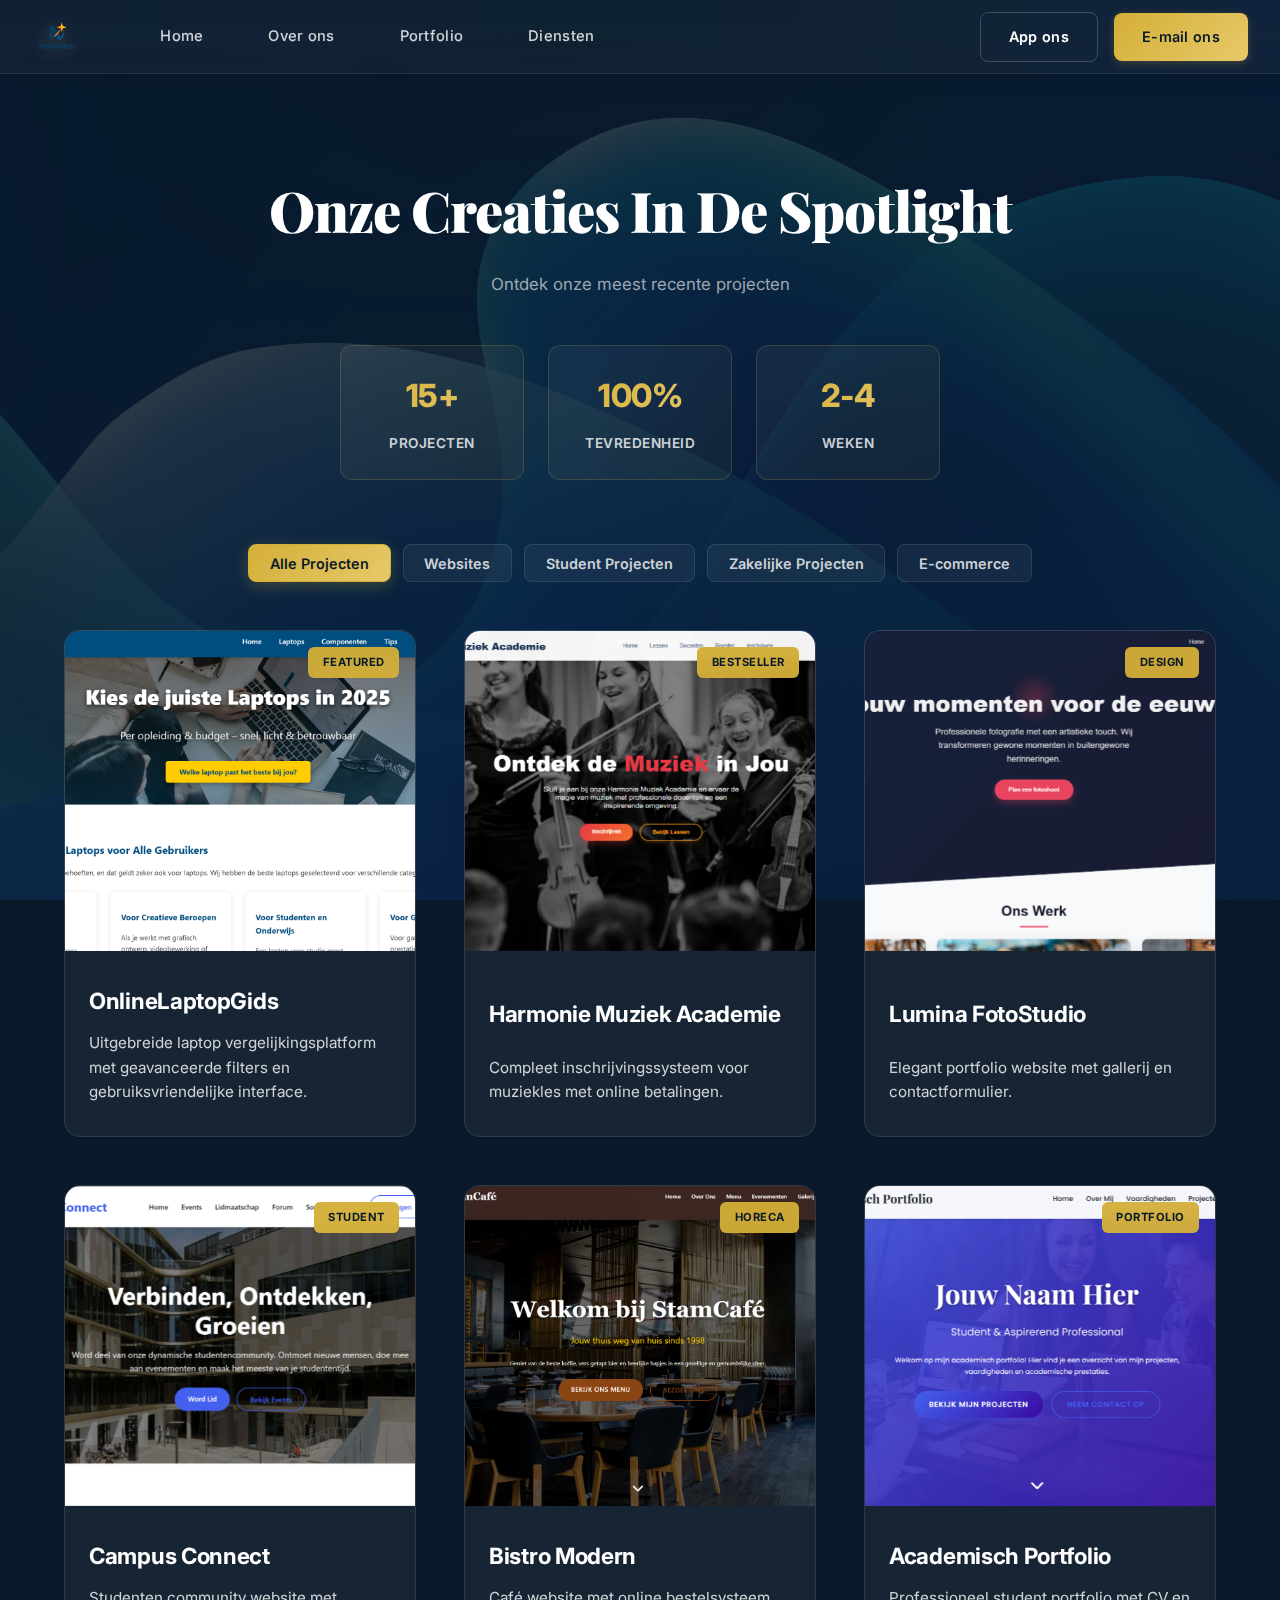
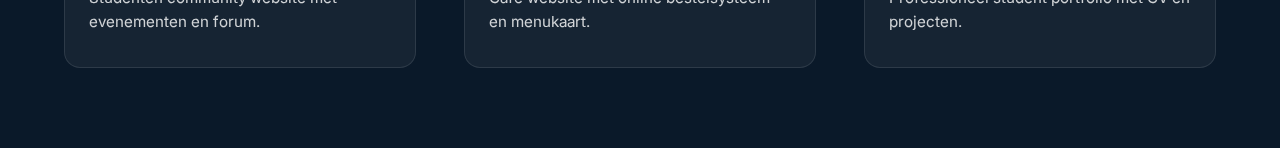
<file: portfolio.html>
<!DOCTYPE html>
<html lang="nl">

<head>
  <meta charset="UTF-8">
  <meta name="viewport" content="width=device-width, initial-scale=1.0">
  <title>Portfolio - NovaWeb</title>
  <link href="https://fonts.googleapis.com/css2?family=Inter:wght@300;400;500;600;700;800&family=Playfair+Display:wght@700;900&display=swap" rel="stylesheet">
  <link rel="stylesheet" href="main.css">
  <style>
    /* Modern Portfolio Design */
    .portfolio {
      padding: calc(85px + 4rem) 1.5rem 5rem;
      background: var(--bg-primary);
      min-height: 100vh;
    }

    .portfolio .container {
      max-width: 1200px;
      margin: 0 auto;
    }

    /* Header Section */
    .portfolio-header {
      text-align: center;
      margin-bottom: 4rem;
      animation: fadeInDown 0.8s ease;
    }

    .portfolio-header h2 {
      font-family: 'Playfair Display', serif;
      font-size: clamp(2rem, 5vw, 3.5rem);
      color: var(--text-primary);
      margin-bottom: 1rem;
      font-weight: 900;
      letter-spacing: -1px;
    }

    .portfolio-subtitle {
      color: var(--text-muted);
      font-size: 1.05rem;
      font-weight: 400;
      max-width: 500px;
      margin: 0 auto 0.5rem;
      line-height: 1.6;
    }

    /* Stats Section - Modern */
    .portfolio-stats {
      display: grid;
      grid-template-columns: repeat(auto-fit, minmax(160px, 1fr));
      gap: 1.5rem;
      max-width: 600px;
      margin: 3rem auto 0;
    }

    .stat-item {
      padding: 1.5rem;
      background: linear-gradient(135deg, var(--bg-card) 0%, rgba(212, 175, 55, 0.05) 100%);
      border: 1px solid rgba(212, 175, 55, 0.2);
      border-radius: 12px;
      text-align: center;
      transition: all 0.3s ease;
    }

    .stat-item:hover {
      border-color: rgba(212, 175, 55, 0.5);
      transform: translateY(-4px);
      background: linear-gradient(135deg, var(--bg-card) 0%, rgba(212, 175, 55, 0.1) 100%);
    }

    .stat-number {
      display: block;
      font-family: 'Inter', sans-serif;
      font-size: 1.75rem;
      font-weight: 800;
      background: var(--gradient-gold);
      -webkit-background-clip: text;
      -webkit-text-fill-color: transparent;
      background-clip: text;
      margin-bottom: 0.5rem;
      letter-spacing: -0.5px;
    }

    .stat-label {
      color: var(--text-secondary);
      font-size: 0.85rem;
      font-weight: 600;
      text-transform: uppercase;
      letter-spacing: 0.5px;
    }

    /* Filters - Modern */
    .portfolio-filters {
      display: flex;
      flex-wrap: wrap;
      justify-content: center;
      gap: 0.75rem;
      margin: 4rem 0 3rem;
    }

    .filter-btn {
      padding: 0.6rem 1.3rem;
      background: var(--bg-card);
      border: 1px solid var(--border-light);
      border-radius: 8px;
      color: var(--text-secondary);
      font-size: 0.9rem;
      font-weight: 600;
      cursor: pointer;
      transition: all 0.3s ease;
      white-space: nowrap;
    }

    .filter-btn:hover {
      border-color: rgba(212, 175, 55, 0.5);
      color: var(--text-primary);
      transform: translateY(-2px);
    }

    .filter-btn.active {
      background: var(--gradient-gold);
      color: var(--bg-primary);
      border-color: var(--accent-gold);
      box-shadow: 0 4px 15px rgba(212, 175, 55, 0.25);
    }

.portfolio-grid {
  display: grid;
  grid-template-columns: 1fr;
  gap: 2.5rem;
}

    .portfolio-item {
      background: var(--bg-card);
      border: 1px solid var(--border-light);
      border-radius: 16px;
      overflow: hidden;
      transition: all 0.4s cubic-bezier(0.4, 0, 0.2, 1);
      opacity: 1;
      transform: scale(1);
      display: grid;
      grid-template-columns: 1fr;
    }

.portfolio-item.hidden {
  display: none;
}

.portfolio-item.visible {
  opacity: 1;
  transform: scale(1);
}

    .portfolio-item:hover {
      border-color: rgba(212, 175, 55, 0.3);
      box-shadow: 0 12px 40px rgba(0, 0, 0, 0.2);
      transform: translateY(-6px);
    }

    .portfolio-image {
      position: relative;
      height: 280px;
      overflow: hidden;
      background: linear-gradient(135deg, rgba(212, 175, 55, 0.1), rgba(212, 175, 55, 0.05));
    }

    .website-screenshot {
      width: 100%;
      height: 100%;
      background-size: cover;
      background-position: center;
      transition: transform 0.5s cubic-bezier(0.4, 0, 0.2, 1);
      will-change: transform;
    }

    .portfolio-item:hover .website-screenshot {
      transform: scale(1.08);
    }

    .project-overlay {
      position: absolute;
      inset: 0;
      background: linear-gradient(180deg, rgba(0, 0, 0, 0) 0%, rgba(10, 25, 41, 0.9) 60%, rgba(10, 25, 41, 0.95) 100%);
      display: flex;
      align-items: flex-end;
      justify-content: center;
      padding: 2rem 1.5rem 1.5rem;
      opacity: 0;
      transition: opacity 0.3s ease;
    }

    .portfolio-item:hover .project-overlay {
      opacity: 1;
    }

    .project-links {
      display: flex;
      gap: 1rem;
      justify-content: center;
      width: 100%;
    }

    .view-project-btn,
    .project-details-btn {
      padding: 0.65rem 1.5rem;
      border-radius: 8px;
      font-weight: 600;
      font-size: 0.9rem;
      text-decoration: none;
      transition: all 0.3s ease;
      white-space: nowrap;
      border: none;
      cursor: pointer;
    }

    .view-project-btn {
      background: var(--gradient-gold);
      color: var(--bg-primary);
      box-shadow: 0 4px 12px rgba(212, 175, 55, 0.3);
    }

    .view-project-btn:hover {
      transform: translateY(-2px);
      box-shadow: 0 6px 20px rgba(212, 175, 55, 0.4);
    }

    .project-details-btn {
      background: rgba(255, 255, 255, 0.1);
      color: var(--text-primary);
      border: 1px solid rgba(212, 175, 55, 0.3);
      backdrop-filter: blur(10px);
    }

    .project-details-btn:hover {
      background: rgba(212, 175, 55, 0.15);
      border-color: var(--accent-gold);
      color: var(--text-primary);
    }

    .project-badge {
      position: absolute;
      top: 1rem;
      right: 1rem;
      padding: 0.4rem 0.9rem;
      background: rgba(212, 175, 55, 0.95);
      color: var(--bg-primary);
      font-size: 0.7rem;
      font-weight: 700;
      text-transform: uppercase;
      border-radius: 6px;
      letter-spacing: 0.5px;
      backdrop-filter: blur(10px);
    }

    .portfolio-content {
      padding: 2rem 1.5rem;
      display: flex;
      flex-direction: column;
      justify-content: space-between;
    }

    .portfolio-content h3 {
      font-family: 'Inter', sans-serif;
      font-size: 1.4rem;
      font-weight: 700;
      color: var(--text-primary);
      margin-bottom: 0.75rem;
      letter-spacing: -0.3px;
    }

    .portfolio-content p {
      color: var(--text-secondary);
      font-size: 0.95rem;
      line-height: 1.6;
      margin: 0;
    }

    /* Animations */
    @keyframes fadeInDown {
      from {
        opacity: 0;
        transform: translateY(-20px);
      }
      to {
        opacity: 1;
        transform: translateY(0);
      }
    }

    /* Tablet */
    @media (min-width: 768px) {
      .portfolio {
        padding: calc(85px + 4rem) 2rem 5rem;
      }

      .portfolio-header h2 {
        font-size: clamp(2.5rem, 6vw, 3.5rem);
      }

      .portfolio-grid {
        grid-template-columns: repeat(2, 1fr);
        gap: 2.5rem;
      }

      .portfolio-item {
        grid-template-columns: 1fr;
      }

      .portfolio-image {
        height: 300px;
      }

      .stat-number {
        font-size: 2rem;
      }
    }

    /* Desktop */
    @media (min-width: 1024px) {
      .portfolio {
        padding: calc(85px + 5rem) 2.5rem 5rem;
      }

      .portfolio-header h2 {
        font-size: 3.5rem;
      }

      .portfolio-grid {
        grid-template-columns: repeat(3, 1fr);
        gap: 3rem;
      }

      .portfolio-item {
        grid-template-columns: 1fr;
      }

      .portfolio-image {
        height: 320px;
      }

      .project-links {
        gap: 1.2rem;
      }

      .view-project-btn,
      .project-details-btn {
        padding: 0.7rem 1.8rem;
      }
    }

    /* Background */
    .portfolio {
      background:
        linear-gradient(
          135deg,
          rgba(10, 25, 41, 0.85),
          rgba(10, 25, 41, 0.85)
        ),
        url("Fotos/wp3.jpg") center / cover no-repeat;
      background-attachment: fixed;
    }

    /* Footer */
    footer {
      background: var(--bg-secondary);
      padding: 3rem 2rem;
      text-align: center;
      color: var(--text-muted);
      border-top: 1px solid var(--border-light);
      font-size: 0.95rem;
    }

/* Tablet */
@media (min-width: 768px) {
  .portfolio-grid {
    grid-template-columns: repeat(2, 1fr);
    gap: 2.5rem;
  }
}

/* Desktop */
@media (min-width: 1024px) {
  .portfolio-grid {
    grid-template-columns: repeat(3, 1fr);
    gap: 3rem;
  }
}

.portfolio-item.hiding {
  opacity: 0;
  transform: scale(0.92) translateY(20px);
  /* Fade OUT animatie */
}

.portfolio-item.visible {
  opacity: 1;
  transform: scale(1) translateY(0);
  /* Fade IN animatie */
}

/* Details accordion */
.project-description {
  max-height: 0;
  overflow: hidden;
  opacity: 0;
  transition:
    max-height 0.45s ease,
    opacity 0.3s ease,
    margin-top 0.3s ease;
}

.portfolio-item.show-details .project-description {
  max-height: 200px; /* genoeg voor tekst */
  opacity: 1;
  margin-top: 0.75rem;
}


  </style>
</head>

<body>

  <!-- HEADER -->
  <header>
    <div class="header-container">
      <div class="header-left">
        <a href="index.html" class="logo">
          <img src="Fotos/Logo.svg" alt="NovaWeb Logo" class="logo-icon">
        </a>
        
        <nav id="navMenu">
          <a href="index.html">Home</a>
          <a href="index.html">Over ons</a>
          <a href="portfolio.html">Portfolio</a>
          <a href="diensten.html">Diensten</a>
          <a href="https://wa.me/31612345678" class="mobile-cta">Contact Opnemen</a>
        </nav>
      </div>

      <div class="header-right">
        <a href="https://wa.me/31612345678" class="btn-contact-secondary">App ons</a>
        <a href="mailto:info@novaweb.nl" class="btn-contact">E-mail ons</a>
        
        <div class="hamburger" id="hamburger">
          <span></span>
          <span></span>
          <span></span>
        </div>
      </div>
    </div>
  </header>

  <main>
    <!-- PORTFOLIO SECTIE -->
    <section class="portfolio">
      <div class="container">
        <div class="portfolio-header">
          <h2>Onze Creaties In De Spotlight</h2>
          <p class="portfolio-subtitle">Ontdek onze meest recente projecten</p>
          
          <div class="portfolio-stats">
            <div class="stat-item">
              <span class="stat-number">15+</span>
              <span class="stat-label">Projecten</span>
            </div>
            <div class="stat-item">
              <span class="stat-number">100%</span>
              <span class="stat-label">Tevredenheid</span>
            </div>
            <div class="stat-item">
              <span class="stat-number">2-4</span>
              <span class="stat-label">Weken</span>
            </div>
          </div>
        </div>

        <div class="portfolio-filters">
          <button class="filter-btn active" data-filter="all">Alle Projecten</button>
          <button class="filter-btn" data-filter="website">Websites</button>
          <button class="filter-btn" data-filter="student">Student Projecten</button>
          <button class="filter-btn" data-filter="business">Zakelijke Projecten</button>
          <button class="filter-btn" data-filter="ecommerce">E-commerce</button>
        </div>

        <div class="portfolio-grid">
          <div class="portfolio-item visible" data-category="website business">
            <div class="portfolio-image">
              <div class="website-screenshot" style="background-image: url('Fotos/AchtergrondWS1.png');"></div>
              <div class="project-overlay">
                <div class="project-links">
                  <a href="https://bigenbetsy.github.io/LaptopAdviseur/" target="_blank" class="view-project-btn">Live Bekijken</a>
                  <a href="javascript:void(0)" class="project-details-btn">Details</a>
                </div>
              </div>
              <div class="project-badge">Featured</div>
            </div>
            <div class="portfolio-content">
              <h3>OnlineLaptopGids</h3>
              <p>Uitgebreide laptop vergelijkingsplatform met geavanceerde filters en gebruiksvriendelijke interface.</p>
            </div>
          </div>

          <div class="portfolio-item visible" data-category="website business">
            <div class="portfolio-image">
              <div class="website-screenshot" style="background-image: url('Fotos/muziek.png');"></div>
              <div class="project-overlay">
                <div class="project-links">
                  <a href="https://bigenbetsy.github.io/muziek/" target="_blank" class="view-project-btn">Live Bekijken</a>
                  <a href="javascript:void(0)" class="project-details-btn">Details</a>
                </div>
              </div>
              <div class="project-badge">Bestseller</div>
            </div>
            <div class="portfolio-content">
              <h3>Harmonie Muziek Academie</h3>
              <p>Compleet inschrijvingssysteem voor muziekles met online betalingen.</p>
            </div>
          </div>

          <div class="portfolio-item visible" data-category="website business">
            <div class="portfolio-image">
              <div class="website-screenshot" style="background-image: url('Fotos/FotoCollage.png');"></div>
              <div class="project-overlay">
                <div class="project-links">
                  <a href="https://bigenbetsy.github.io/FotoCollage/" target="_blank" class="view-project-btn">Live Bekijken</a>
                  <a href="javascript:void(0)" class="project-details-btn">Details</a>
                </div>
              </div>
              <div class="project-badge">Design</div>
            </div>
            <div class="portfolio-content">
              <h3>Lumina FotoStudio</h3>
              <p>Elegant portfolio website met gallerij en contactformulier.</p>
            </div>
          </div>

          <div class="portfolio-item visible" data-category="student website">
            <div class="portfolio-image">
              <div class="website-screenshot" style="background-image: url('Fotos/studentenClub.png');"></div>
              <div class="project-overlay">
                <div class="project-links">
                  <a href="https://bigenbetsy.github.io/College/" target="_blank" class="view-project-btn">Live Bekijken</a>
                  <a href="javascript:void(0)" class="project-details-btn">Details</a>
                </div>
              </div>
              <div class="project-badge">Student</div>
            </div>
            <div class="portfolio-content">
              <h3>Campus Connect</h3>
              <p>Studenten community website met evenementen en forum.</p>
            </div>
          </div>

          <div class="portfolio-item visible" data-category="business website ecommerce">
            <div class="portfolio-image">
              <div class="website-screenshot" style="background-image: url('Fotos/cafewp.png');"></div>
              <div class="project-overlay">
                <div class="project-links">
                  <a href="https://bigenbetsy.github.io/StamCafe/" target="_blank" class="view-project-btn">Live Bekijken</a>
                  <a href="javascript:void(0)" class="project-details-btn">Details</a>
                </div>
              </div>
              <div class="project-badge">Horeca</div>
            </div>
            <div class="portfolio-content">
              <h3>Bistro Modern</h3>
              <p>Café website met online bestelsysteem en menukaart.</p>
            </div>
          </div>

          <div class="portfolio-item visible" data-category="student website">
            <div class="portfolio-image">
              <div class="website-screenshot" style="background-image: url('Fotos/portfolioWP.png');"></div>
              <div class="project-overlay">
                <div class="project-links">
                  <a href="https://bigenbetsy.github.io/Portfolio/" target="_blank" class="view-project-btn">Live Bekijken</a>
                  <a href="javascript:void(0)" class="project-details-btn">Details</a>
                </div>
              </div>
              <div class="project-badge">Portfolio</div>
            </div>
            <div class="portfolio-content">
              <h3>Academisch Portfolio</h3>
              <p>Professioneel student portfolio met CV en projecten.</p>
            </div>
          </div>
        </div>
      </div>
    </section>
  </main>

  <script>
    // Hamburger menu
    const hamburger = document.getElementById('hamburger');
    const navMenu = document.getElementById('navMenu');
    const body = document.body;

    hamburger.addEventListener('click', () => {
      hamburger.classList.toggle('active');
      navMenu.classList.toggle('active');
      body.classList.toggle('menu-open');
    });

    // Close menu when clicking on a link
    navMenu.querySelectorAll('a:not(.mobile-cta)').forEach(link => {
      link.addEventListener('click', () => {
        hamburger.classList.remove('active');
        navMenu.classList.remove('active');
        body.classList.remove('menu-open');
      });
    });

    // Header scroll effect
    const header = document.querySelector('header');
    window.addEventListener('scroll', () => {
      if (window.pageYOffset > 50) {
        header.classList.add('scrolled');
      } else {
        header.classList.remove('scrolled');
      }
    });

    // Portfolio filter logica
    const filterButtons = document.querySelectorAll('.filter-btn');
    const portfolioItems = document.querySelectorAll('.portfolio-item');

    filterButtons.forEach(button => {
      button.addEventListener('click', () => {
        filterButtons.forEach(btn => btn.classList.remove('active'));
        button.classList.add('active');
        
        const filter = button.getAttribute('data-filter');
        
        portfolioItems.forEach(item => {
          const categories = item.getAttribute('data-category').split(' ');
          
          item.classList.remove('visible', 'hidden');
          
          if (filter === 'all' || categories.includes(filter)) {
            item.classList.add('visible');
          } else {
            item.classList.add('hidden');
          }
        });
      });
    });

    // Details toggle per portfolio item
document.querySelectorAll('.project-details-btn').forEach(button => {
  button.addEventListener('click', e => {
    e.preventDefault();

    const portfolioItem = button.closest('.portfolio-item');
    const isOpen = portfolioItem.classList.contains('show-details');

    // Sluit eerst alles (optioneel maar netjes)
    document.querySelectorAll('.portfolio-item.show-details')
      .forEach(item => item.classList.remove('show-details'));

    // Toggle huidige
    if (!isOpen) {
      portfolioItem.classList.add('show-details');
    }
  });
});

  </script>

</body>
</html>
</file>
<file: main.css>
* {
      margin: 0;
      padding: 0;
      box-sizing: border-box;
      font-family: 'Inter', sans-serif;
    }

    :root {
      --primary-blue: #1565C0;
      --primary-blue-dark: #0D47A1;
      --accent-gold: #D4AF37;
      --accent-gold-light: #E6C969;
      --bg-primary: #0A1929;
      --bg-secondary: #0F1F33;
      --bg-card: rgba(255, 255, 255, 0.05);
      --text-primary: #FFFFFF;
      --text-secondary: rgba(255, 255, 255, 0.8);
      --text-muted: rgba(255, 255, 255, 0.6);
      --border-light: rgba(255, 255, 255, 0.1);
      --shadow-sm: 0 2px 8px rgba(0, 0, 0, 0.2);
      --shadow-md: 0 4px 16px rgba(0, 0, 0, 0.3);
      --shadow-lg: 0 8px 32px rgba(0, 0, 0, 0.4);
      --shadow-blue: 0 8px 24px rgba(21, 101, 192, 0.3);
      --shadow-gold: 0 8px 24px rgba(212, 175, 55, 0.3);
      --gradient-blue: linear-gradient(135deg, #1565C0 0%, #0D47A1 100%);
      --gradient-gold: linear-gradient(135deg, #D4AF37 0%, #E6C969 100%);
      --gradient-text: linear-gradient(135deg, #FFFFFF 0%, #D4AF37 50%, #FFFFFF 100%);
    }

    html {
      scroll-behavior: smooth;
      scrollbar-width: none;
      -ms-overflow-style: none;
    }

    html::-webkit-scrollbar { display: none; }

    body {
      background: var(--bg-primary);
      color: var(--text-primary);
      line-height: 1.6;
      -webkit-font-smoothing: antialiased;
      -moz-osx-font-smoothing: grayscale;
      overflow-x: hidden;
      min-height: 100vh;
      position: relative;
    }

    body::before {
      content: '';
      position: fixed;
      inset: 0;
      background: 
        radial-gradient(circle at 20% 30%, rgba(21, 101, 192, 0.15) 0%, transparent 50%),
        radial-gradient(circle at 80% 70%, rgba(212, 175, 55, 0.12) 0%, transparent 50%);
      z-index: -1;
      pointer-events: none;
    }

    body.menu-open { overflow: hidden; }

    img { max-width: 100%; display: block; }



    /* ===================================
       HEADER - COMPACT & GLAZIG
    =================================== */

    header {
      position: fixed;
      top: 0;
      left: 0;
      width: 100%;
      z-index: 1000;
      transition: all 0.3s ease;
    }

    header::before {
      content: '';
      position: absolute;
      inset: 0;
      background: rgba(255, 255, 255, 0.03);
      backdrop-filter: blur(20px);
      -webkit-backdrop-filter: blur(20px);
      border-bottom: 1px solid rgba(255, 255, 255, 0.08);
      box-shadow: 0 4px 20px rgba(0, 0, 0, 0.1);
      transition: all 0.3s ease;
    }

    header.scrolled::before {
      background: rgba(255, 255, 255, 0.05);
      backdrop-filter: blur(24px);
      -webkit-backdrop-filter: blur(24px);
      box-shadow: 0 8px 24px rgba(0, 0, 0, 0.15);
      border-bottom: 1px solid rgba(255, 255, 255, 0.12);
    }

    .header-container {
      position: relative;
      z-index: 1;
      max-width: 1400px;
      margin: 0 auto;
      padding: 0.6rem 1.5rem;
      display: flex;
      justify-content: space-between;
      align-items: center;
    }

    .header-left {
      display: flex;
      align-items: center;
      gap: 3rem;
    }

    .header-right {
      display: flex;
      align-items: center;
      gap: 0.85rem;
    }

    /* Logo - Compact */
    .logo {
      display: flex;
      align-items: center;
      text-decoration: none;
      transition: all 0.3s ease;
    }

    .logo:hover {
      opacity: 0.9;
      transform: translateY(-1px);
    }

    .logo-icon {
      height: 42px;
      width: auto;
      filter: drop-shadow(0 2px 8px rgba(212, 175, 55, 0.25));
      transition: all 0.3s ease;
    }

    .logo:hover .logo-icon {
      filter: drop-shadow(0 4px 12px rgba(212, 175, 55, 0.35));
    }

    /* Hamburger */
    .hamburger {
      display: none;
      width: 36px;
      height: 36px;
      cursor: pointer;
      transition: all 0.3s ease;
      position: relative;
    }

    .hamburger span {
      position: absolute;
      left: 0;
      width: 100%;
      height: 2px;
      background: var(--text-secondary);
      border-radius: 2px;
      transition: all 0.3s cubic-bezier(0.4, 0, 0.2, 1);
    }

    .hamburger span:nth-child(1) { top: 9px; }
    .hamburger span:nth-child(2) { top: 17px; }
    .hamburger span:nth-child(3) { top: 25px; }

    .hamburger.active span:nth-child(1) {
      transform: rotate(45deg) translate(7px, 7px);
    }

    .hamburger.active span:nth-child(2) {
      opacity: 0;
      transform: translateX(-20px);
    }

    .hamburger.active span:nth-child(3) {
      transform: rotate(-45deg) translate(7px, -7px);
    }

    .hamburger:hover span {
      background: var(--text-primary);
    }

    /* Desktop Nav - Modern & Refined */
    nav {
      display: flex;
      gap: 1.5rem;
      align-items: center;
    }

    nav a {
      color: var(--text-secondary);
      font-weight: 500;
      text-decoration: none;
      font-size: 0.88rem;
      letter-spacing: 0.3px;
      transition: all 0.3s ease;
      position: relative;
      padding: 0.5rem 0.75rem;
      border-radius: 6px;
    }

    nav a:hover {
      color: var(--text-primary);
      background: rgba(255, 255, 255, 0.05);
    }

    nav a::after {
      content: '';
      position: absolute;
      bottom: 4px;
      left: 50%;
      transform: translateX(-50%);
      width: 0;
      height: 2px;
      background: var(--accent-gold);
      transition: width 0.3s ease;
      border-radius: 2px;
    }

    nav a:hover::after {
      width: 70%;
    }

    /* Desktop CTA Buttons - Modern & Clean */
    .btn-contact,
    .btn-contact-secondary {
      padding: 0.65rem 1.5rem;
      border-radius: 8px;
      font-weight: 600;
      font-size: 0.86rem;
      text-decoration: none;
      transition: all 0.3s cubic-bezier(0.4, 0, 0.2, 1);
      white-space: nowrap;
      letter-spacing: 0.3px;
      position: relative;
      overflow: hidden;
    }

    .btn-contact {
      background: var(--gradient-gold);
      color: var(--bg-primary);
      box-shadow: 0 2px 8px rgba(212, 175, 55, 0.25);
    }

    .btn-contact::before {
      content: '';
      position: absolute;
      inset: 0;
      background: linear-gradient(135deg, rgba(255, 255, 255, 0.2) 0%, transparent 100%);
      opacity: 0;
      transition: opacity 0.3s ease;
    }

    .btn-contact:hover {
      transform: translateY(-2px);
      box-shadow: 0 6px 20px rgba(212, 175, 55, 0.35);
    }

    .btn-contact:hover::before {
      opacity: 1;
    }

    .btn-contact-secondary {
      background: transparent;
      color: var(--text-primary);
      border: 1.5px solid rgba(255, 255, 255, 0.2);
      backdrop-filter: blur(10px);
    }

    .btn-contact-secondary:hover {
      background: rgba(255, 255, 255, 0.08);
      border-color: rgba(255, 255, 255, 0.3);
      transform: translateY(-2px);
      box-shadow: 0 4px 16px rgba(255, 255, 255, 0.1);
    }

    /* Mobile Menu - Modern & Glassmorphic */
    @media (max-width: 767px) {
      .hamburger { display: block; }

      .header-container {
        padding: 0.5rem 1.25rem;
      }

      .logo-icon {
        height: 38px;
      }

      nav {
        position: fixed;
        top: 0;
        right: 0;
        width: min(85%, 400px);
        height: 100vh;
        background: rgba(15, 31, 51, 0.95);
        backdrop-filter: blur(24px);
        -webkit-backdrop-filter: blur(24px);
        transform: translateX(100%);
        transition: transform 0.4s cubic-bezier(0.32, 0.72, 0, 1);
        flex-direction: column;
        justify-content: flex-start;
        align-items: stretch;
        padding: 6rem 2rem 2rem;
        gap: 0;
        box-shadow: -8px 0 32px rgba(0, 0, 0, 0.4);
        border-left: 1px solid rgba(255, 255, 255, 0.1);
      }

      nav::before {
        content: '';
        position: absolute;
        top: 0;
        left: 0;
        right: 0;
        height: 200px;
        background: radial-gradient(circle at 50% 0%, rgba(212, 175, 55, 0.15) 0%, transparent 70%);
        pointer-events: none;
      }

      nav.active {
        transform: translateX(0);
      }

      nav a {
        font-size: 1.3rem;
        font-weight: 600;
        color: var(--text-secondary);
        padding: 1.1rem 1.5rem;
        margin-bottom: 0.25rem;
        opacity: 0;
        transform: translateX(30px);
        transition: all 0.4s cubic-bezier(0.34, 1.56, 0.64, 1);
        text-align: left;
        border-radius: 12px;
        position: relative;
        overflow: hidden;
      }

      nav a::before {
        content: '';
        position: absolute;
        left: 0;
        top: 0;
        bottom: 0;
        width: 3px;
        background: var(--gradient-gold);
        transform: scaleY(0);
        transition: transform 0.3s ease;
      }

      nav a::after {
        content: '';
        position: absolute;
        inset: 0;
        background: rgba(212, 175, 55, 0.08);
        opacity: 0;
        transition: opacity 0.3s ease;
      }

      nav a:active {
        background: rgba(212, 175, 55, 0.15);
      }

      nav a:active::before {
        transform: scaleY(1);
      }

      nav a:active::after {
        opacity: 1;
      }

      nav.active a {
        opacity: 1;
        transform: translateX(0);
      }

      nav a:nth-child(1) { transition-delay: 0.1s; }
      nav a:nth-child(2) { transition-delay: 0.15s; }
      nav a:nth-child(3) { transition-delay: 0.2s; }
      nav a:nth-child(4) { transition-delay: 0.25s; }
      nav a:nth-child(5) { transition-delay: 0.3s; }

      .mobile-cta {
        margin-top: 2rem;
        background: var(--gradient-gold);
        color: var(--bg-primary);
        border: none;
        padding: 1.1rem 2rem;
        border-radius: 12px;
        font-size: 1.15rem;
        font-weight: 700;
        text-align: center;
        box-shadow: 0 8px 24px rgba(212, 175, 55, 0.3);
        transition: all 0.3s ease;
      }

      .mobile-cta::before {
        display: none;
      }

      .mobile-cta:active {
        transform: scale(0.96);
        box-shadow: 0 4px 16px rgba(212, 175, 55, 0.4);
        background: var(--gradient-gold);
      }

      .btn-contact,
      .btn-contact-secondary { 
        display: none; 
      }
    }

    @media (min-width: 768px) {
      .header-container {
        padding: 0.7rem 2.5rem;
      }

      .header-left {
        gap: 3.5rem;
      }

      .logo-icon {
        height: 46px;
      }

      nav {
        gap: 2rem;
      }

      nav a {
        font-size: 0.9rem;
        padding: 0.55rem 0.85rem;
      }

      .btn-contact,
      .btn-contact-secondary {
        padding: 0.7rem 1.6rem;
        font-size: 0.88rem;
      }

      .mobile-cta { display: none; }
    }

    @media (min-width: 1024px) {
      .header-container {
        padding: 0.75rem 3rem;
      }

      .header-left {
        gap: 4rem;
      }

      .header-right {
        gap: 1rem;
      }

      .logo-icon {
        height: 50px;
      }

      nav {
        gap: 2.25rem;
      }

      nav a {
        font-size: 0.92rem;
        padding: 0.6rem 0.9rem;
      }

      .btn-contact,
      .btn-contact-secondary {
        padding: 0.75rem 1.75rem;
        font-size: 0.9rem;
      }
    }

    body.menu-open::before {
      content: '';
      position: fixed;
      inset: 0;
      background: rgba(0, 0, 0, 0.75);
      backdrop-filter: blur(4px);
      -webkit-backdrop-filter: blur(4px);
      z-index: 999;
      animation: fadeIn 0.3s ease;
    }

    @keyframes fadeIn { 
      from { opacity: 0; } 
      to { opacity: 1; } 
    }

    /* ===================================
       HERO SECTION
    =================================== */

.hero {
  min-height: 100vh;
  padding: calc(65px + 3rem) 1.5rem 3rem;
  display: flex;
  flex-direction: column;
  justify-content: center;
  background-image: url("Fotos/wp8.jpg");
  background-size: cover;
  background-position: center;
  background-repeat: no-repeat;
  background-attachment: fixed;
  position: relative;
}

.hero::before {
  content: '';
  position: absolute;
  inset: 0;
  background: rgba(10, 25, 41, 0.7);
  z-index: 0;
}

.hero-container {
  position: relative;
  z-index: 1;
  width: 100%;
  display: flex;
  flex-direction: column;
  gap: 3rem;
}

    .hero-content {
      width: 100%;
    }

    .hero-badge {
      display: inline-flex;
      align-items: center;
      gap: 0.5rem;
      padding: 0.5rem 1rem;
      background: rgba(212, 175, 55, 0.1);
      border: 2px solid rgba(212, 175, 55, 0.3);
      border-radius: 100px;
      margin-bottom: 1.5rem;
    }

    .badge-dot {
      width: 8px;
      height: 8px;
      background: var(--accent-gold);
      border-radius: 50%;
      animation: pulse 2s ease-in-out infinite;
    }

    @keyframes pulse {
      0%, 100% { opacity: 1; transform: scale(1); }
      50% { opacity: 0.7; transform: scale(1.2); }
    }

    .hero-badge span:last-child {
      font-size: 0.8rem;
      font-weight: 700;
      color: var(--accent-gold);
      text-transform: uppercase;
      letter-spacing: 1px;
    }

    .hero h1 {
      font-family: 'Playfair Display', serif;
      font-size: 2.5rem;
      font-weight: 900;
      line-height: 1.15;
      letter-spacing: -1px;
      margin-bottom: 1.25rem;
      background: var(--gradient-text);
      background-size: 200% 200%;
      -webkit-background-clip: text;
      -webkit-text-fill-color: transparent;
      background-clip: text;
      animation: gradientShift 4s ease-in-out infinite;
    }

    @keyframes gradientShift {
      0%, 100% { background-position: 0% 50%; }
      50% { background-position: 100% 50%; }
    }

    .highlight {
      display: block;
      margin-top: 0.25rem;
      background: var(--gradient-gold);
      -webkit-background-clip: text;
      -webkit-text-fill-color: transparent;
      background-clip: text;
    }

    .hero-subtitle {
      font-size: 1.05rem;
      line-height: 1.7;
      color: var(--text-secondary);
      margin-bottom: 2rem;
      max-width: 100%;
    }

    .hero-buttons {
      display: flex;
      flex-direction: column;
      gap: 1rem;
      margin-bottom: 2rem;
    }

    .btn-primary,
    .btn-secondary {
      width: 100%;
      display: flex;
      align-items: center;
      justify-content: center;
      padding: 1rem 1.5rem;
      font-size: 1rem;
      font-weight: 700;
      border-radius: 50px;
      text-decoration: none;
      transition: all 0.3s cubic-bezier(0.4, 0, 0.2, 1);
      cursor: pointer;
      border: none;
      position: relative;
      overflow: hidden;
    }

    .btn-primary {
      background: var(--gradient-gold);
      color: var(--bg-primary);
      box-shadow: var(--shadow-gold);
    }

    .btn-primary::before {
      content: '';
      position: absolute;
      top: 0;
      left: -100%;
      width: 100%;
      height: 100%;
      background: linear-gradient(90deg, transparent, rgba(255, 255, 255, 0.3), transparent);
      transition: left 0.5s ease;
    }

    .btn-primary:active {
      transform: scale(0.98);
    }

    .btn-secondary {
      background: transparent;
      color: var(--accent-gold);
      border: 2px solid var(--accent-gold);
      backdrop-filter: blur(10px);
    }

    .btn-secondary:active {
      background: rgba(212, 175, 55, 0.1);
    }

    .student-showcase {
      display: grid;
      grid-template-columns: 1fr;
      gap: 1.25rem;
      width: 100%;
    }

    .student-card {
      background: var(--bg-card);
      backdrop-filter: blur(20px);
      border: 1px solid var(--border-light);
      border-radius: 20px;
      padding: 1.5rem;
      display: flex;
      gap: 1.25rem;
      transition: all 0.4s cubic-bezier(0.25, 0.46, 0.45, 0.94);
      position: relative;
      overflow: hidden;
    }

    .student-card::before {
      content: '';
      position: absolute;
      top: 0;
      left: -100%;
      width: 100%;
      height: 100%;
      background: linear-gradient(90deg, transparent, rgba(212, 175, 55, 0.1), transparent);
      transition: left 0.6s ease;
    }

    .student-card:active::before {
      left: 100%;
    }

    .student-card:active {
      transform: scale(0.98);
      border-color: rgba(212, 175, 55, 0.3);
    }

    .student-image {
      position: relative;
      flex-shrink: 0;
    }

    .student-photo {
      width: 85px;
      height: 85px;
      border-radius: 50%;
      object-fit: cover;
      border: 3px solid rgba(212, 175, 55, 0.5);
      box-shadow: 0 8px 20px rgba(212, 175, 55, 0.3);
    }

    .status-indicator {
      position: absolute;
      bottom: 2px;
      right: 2px;
      width: 18px;
      height: 18px;
      background: #10B981;
      border: 3px solid var(--bg-primary);
      border-radius: 50%;
      animation: pulse 2s ease-in-out infinite;
    }

    .student-info {
      flex: 1;
      display: flex;
      flex-direction: column;
      justify-content: center;
      min-width: 0;
    }

    .student-info h3 {
      font-family: 'Playfair Display', serif;
      font-size: 1.25rem;
      font-weight: 700;
      color: var(--text-primary);
      margin-bottom: 0.25rem;
    }

    .student-role {
      font-size: 0.9rem;
      font-weight: 600;
      color: var(--accent-gold);
      margin-bottom: 0.5rem;
    }

    .student-bio {
      font-size: 0.85rem;
      color: var(--text-muted);
      line-height: 1.5;
    }

    /* Tablet & Desktop */
    @media (min-width: 768px) {
      .hero {
        padding: calc(75px + 4rem) 2rem 4rem;
      }
      
      .hero-container {
        display: grid;
        grid-template-columns: 1fr 1fr;
        gap: 3rem;
        align-items: center;
      }
      
      .hero h1 {
        font-size: 3.5rem;
      }
      
      .hero-subtitle {
        font-size: 1.2rem;
        max-width: 600px;
      }
      
      .hero-buttons {
        flex-direction: row;
        gap: 1.25rem;
      }
      
      .btn-primary,
      .btn-secondary {
        width: auto;
        padding: 1.1rem 2rem;
      }
      
      .btn-primary:hover {
        transform: translateY(-3px);
        box-shadow: 0 12px 35px rgba(212, 175, 55, 0.4);
      }
      
      .btn-primary:hover::before {
        left: 100%;
      }
      
      .btn-secondary:hover {
        background: var(--accent-gold);
        color: var(--bg-primary);
      }
      
      .student-showcase {
        grid-template-columns: 1fr;
        gap: 1.5rem;
      }
      
      .student-card {
        padding: 2rem;
        flex-direction: row;
      }
      
      .student-card:hover {
        transform: translateY(-8px);
        border-color: rgba(212, 175, 55, 0.4);
        box-shadow: 0 16px 40px rgba(0, 0, 0, 0.3);
      }
      
      .student-card:hover::before {
        left: 100%;
      }
      
      .student-photo {
        width: 100px;
        height: 100px;
      }
      
      .student-info h3 {
        font-size: 1.4rem;
      }
      
      .student-role {
        font-size: 1rem;
      }
      
      .student-bio {
        font-size: 0.9rem;
      }
    }

    @media (min-width: 1024px) {
      .hero {
        padding: calc(85px + 5rem) 2.5rem 5rem;
      }
      
      .hero-container {
        max-width: 1400px;
        margin: 0 auto;
        grid-template-columns: 1.2fr 1fr;
        gap: 4rem;
      }
      
      .hero h1 {
        font-size: 4.5rem;
        letter-spacing: -2px;
      }
      
      .hero-subtitle {
        font-size: 1.3rem;
      }
      
      .btn-primary,
      .btn-secondary {
        font-size: 1.05rem;
        padding: 1.2rem 2.5rem;
      }
      
      .student-card {
        padding: 2.25rem;
      }
      
      .student-photo {
        width: 110px;
        height: 110px;
      }
    }

    @media (min-width: 1280px) {
      .hero {
        padding: calc(85px + 5rem) 3rem 5rem;
      }

      .hero h1 {
        font-size: 5rem;
      }
      
      .hero-content {
        max-width: 800px;
      }
    }

    @media (min-width: 1400px) {
      .hero {
        padding: calc(85px + 5rem) 3.5rem 5rem;
      }
    }

    @media (min-width: 1600px) {
      .hero {
        padding: calc(85px + 5rem) 4rem 5rem;
      }
    }

    /* ===================================
   CONTAINER OPTIMIZATION
=================================== */

.hero-container,
.header-container,
.section-container {
  max-width: 1600px;
  margin: 0 auto;
  padding-left: 2rem;
  padding-right: 2rem;
}

@media (min-width: 1600px) {
  .header-container,
  .hero-container {
    max-width: 1800px;
  }
}


 /* Extra CSS voor Over Ons pagina */
    .container {
      max-width: 1400px;
      margin: 0 auto;
      padding: 0 1.5rem;
    }

    /* Mission & Vision Section */
.mission-vision-section {
  padding: 5rem 1.5rem;
  position: relative;
  background-image: url('Fotos/wp8.jpg');
  background-size: cover;
  background-position: center;
  background-attachment: fixed;
  display: none;
}

.mission-vision-section::before {
  content: '';
  position: absolute;
  inset: 0;
  background: rgba(10, 25, 41, 0.88);
  backdrop-filter: blur(12px);
  -webkit-backdrop-filter: blur(12px);
  z-index: 0;
}

.mission-vision-section .container {
  position: relative;
  z-index: 1;
}

.mission-vision-grid {
  display: grid;
  grid-template-columns: 1fr;
  gap: 2rem;
  max-width: 1200px;
  margin: 0 auto;
}

.mission-card,
.vision-card {
  background: rgba(255, 255, 255, 0.08);
  backdrop-filter: blur(20px);
  -webkit-backdrop-filter: blur(20px);
  border: 1px solid rgba(255, 255, 255, 0.15);
  border-radius: 20px;
  padding: 2.5rem;
  transition: all 0.3s ease;
  box-shadow: 0 8px 32px rgba(0, 0, 0, 0.3);
}

.mission-card:hover,
.vision-card:hover {
  transform: translateY(-8px);
  border-color: rgba(212, 175, 55, 0.4);
  box-shadow: 0 16px 48px rgba(0, 0, 0, 0.4),
              0 0 40px rgba(212, 175, 55, 0.2);
  background: rgba(255, 255, 255, 0.12);
}

.card-icon {
  font-size: 3rem;
  margin-bottom: 1rem;
}

.mission-card h3,
.vision-card h3 {
  font-family: 'Playfair Display', serif;
  font-size: 1.8rem;
  color: var(--text-primary);
  margin-bottom: 1rem;
}

.mission-card p,
.vision-card p {
  color: var(--text-secondary);
  line-height: 1.7;
  font-size: 1.05rem;
}

@media (min-width: 768px) {
  .mission-vision-section {
    display: block;
  }

  .mission-vision-grid {
    grid-template-columns: repeat(2, 1fr);
  }
}

    /* Story Section */
    .story-section {
      padding: 5rem 1.5rem;
      background: var(--bg-primary);
    }

    .section-header {
      text-align: center;
      margin-bottom: 3rem;
    }

    .section-header h2 {
      font-family: 'Playfair Display', serif;
      font-size: 2.5rem;
      color: var(--text-primary);
      margin-bottom: 1rem;
    }

    .section-subtitle {
      font-size: 1.1rem;
      color: var(--text-muted);
    }

    .story-content {
      max-width: 900px;
      margin: 0 auto;
    }

    .story-content p {
      color: var(--text-secondary);
      line-height: 1.8;
      font-size: 1.1rem;
      margin-bottom: 1.5rem;
    }

    .story-content strong {
      color: var(--accent-gold);
    }

/* Team Section */
.team-section {
  padding: 3rem 1.5rem;
  position: relative;
  background-image: url('Fotos/wp3.jpg');
  background-size: cover;
  background-position: center;
  background-attachment: fixed;
}

.team-section::before {
  content: '';
  position: absolute;
  inset: 0;
  background: rgba(10, 25, 41, 0.88);
  backdrop-filter: blur(12px);
  -webkit-backdrop-filter: blur(12px);
  z-index: 0;
}

.team-section .container {
  position: relative;
  z-index: 1;
}

.team-grid {
  display: grid;
  grid-template-columns: 1fr;
  gap: 1.5rem;
  max-width: 1400px;
  margin: 0 auto;
}

.team-member-card {
  background: rgba(255, 255, 255, 0.08);
  backdrop-filter: blur(20px);
  -webkit-backdrop-filter: blur(20px);
  border: 1px solid rgba(255, 255, 255, 0.15);
  border-radius: 16px;
  overflow: hidden;
  transition: all 0.4s ease;
  display: flex;
  flex-direction: row;
  box-shadow: 0 8px 32px rgba(0, 0, 0, 0.3);
}

.team-member-card:hover {
  transform: translateY(-8px);
  border-color: rgba(212, 175, 55, 0.4);
  box-shadow: 0 16px 48px rgba(0, 0, 0, 0.4),
              0 0 40px rgba(212, 175, 55, 0.2);
  background: rgba(255, 255, 255, 0.12);
}

.member-image-wrapper {
  position: relative;
  width: 120px;
  min-height: 100%;
  overflow: hidden;
  flex-shrink: 0;
}

.member-image {
  width: 100%;
  height: 100%;
  object-fit: cover;
}

.member-overlay {
  position: absolute;
  bottom: 0;
  left: 0;
  right: 0;
  background: linear-gradient(to top, rgba(10, 25, 41, 0.95), transparent);
  padding: 0.4rem;
}

.member-status {
  display: inline-block;
  padding: 0.2rem 0.5rem;
  background: rgba(16, 185, 129, 0.2);
  border: 1px solid #10B981;
  border-radius: 50px;
  color: #10B981;
  font-size: 0.65rem;
  font-weight: 600;
}

.member-content {
  padding: 1rem;
  flex: 1;
  display: flex;
  flex-direction: column;
}

.member-content h3 {
  font-family: 'Playfair Display', serif;
  font-size: 1.1rem;
  color: var(--text-primary);
  margin-bottom: 0.2rem;
  line-height: 1.2;
}

.member-title {
  font-size: 0.75rem;
  color: var(--accent-gold);
  font-weight: 600;
  margin-bottom: 0.6rem;
  line-height: 1.3;
}

.member-description {
  color: var(--text-secondary);
  line-height: 1.4;
  font-size: 0.8rem;
  margin-bottom: 0.75rem;
  display: -webkit-box;
  -webkit-line-clamp: 2;
  -webkit-box-orient: vertical;
  overflow: hidden;
}

.member-expertise h4 {
  font-size: 0.75rem;
  color: var(--text-primary);
  margin-bottom: 0.4rem;
  font-weight: 700;
}

.expertise-tags {
  display: flex;
  flex-wrap: wrap;
  gap: 0.35rem;
}

.expertise-tag {
  padding: 0.25rem 0.5rem;
  background: rgba(255, 255, 255, 0.1);
  border: 1px solid rgba(255,255,255,0.15);
  backdrop-filter: blur(10px);
  -webkit-backdrop-filter: blur(10px);
  border-radius: 50px;
  color: #fff;
  font-size: 0.65rem;
  font-weight: 600;
  transition: all 0.3s ease;
  white-space: nowrap;
}

.expertise-tag:hover {
  background: rgba(255, 255, 255, 0.2);
  border-color: var(--accent-gold);
}

@media (min-width: 768px) {
  .team-grid {
    grid-template-columns: repeat(2, 1fr);
    gap: 1.5rem;
  }

  .member-image-wrapper {
    width: 100px;
  }

  .member-content {
    padding: 1.2rem;
  }

  .member-content h3 {
    font-size: 1.15rem;
  }

  .member-title {
    font-size: 0.8rem;
  }

  .member-description {
    font-size: 0.82rem;
    -webkit-line-clamp: 2;
  }

  .expertise-tag {
    font-size: 0.68rem;
  }
}

@media (min-width: 1024px) {
  .team-section {
    padding: 3rem 2rem;
  }

  .team-grid {
    grid-template-columns: repeat(2, 1fr);
    gap: 2rem;
    max-width: 1600px;
  }

  .member-image-wrapper {
    width: 140px;
  }

  .member-content {
    padding: 1.5rem;
  }

  .member-content h3 {
    font-size: 1.3rem;
  }

  .member-title {
    font-size: 0.85rem;
  }

  .member-description {
    font-size: 0.88rem;
    -webkit-line-clamp: 3;
  }

  .expertise-tag {
    font-size: 0.72rem;
    padding: 0.3rem 0.6rem;
  }
}

@media (min-width: 1280px) {
  .member-image-wrapper {
    width: 160px;
  }

  .member-content h3 {
    font-size: 1.4rem;
  }

  .member-description {
    font-size: 0.9rem;
    -webkit-line-clamp: 3;
  }
}

@media (min-width: 1600px) {
  .team-grid {
    max-width: 1800px;
  }
}

    /* Process Section */
    .process-section {
      padding: 5rem 1.5rem;
      background: var(--bg-primary);
    }

    .process-grid {
      display: grid;
      grid-template-columns: 1fr;
      gap: 2rem;
      max-width: 1200px;
      margin: 0 auto;
    }

    .process-card {
      background: var(--bg-card);
      backdrop-filter: blur(20px);
      border: 1px solid var(--border-light);
      border-radius: 20px;
      padding: 2.5rem;
      transition: all 0.3s ease;
      position: relative;
    }

    .process-card:hover {
      transform: translateY(-5px);
      border-color: rgba(212, 175, 55, 0.3);
      box-shadow: 0 12px 40px rgba(0, 0, 0, 0.3);
    }

    .process-number {
      position: absolute;
      top: 1.5rem;
      right: 1.5rem;
      font-size: 3rem;
      font-weight: 900;
      color: rgba(212, 175, 55, 0.15);
      font-family: 'Playfair Display', serif;
    }

    .process-card h3 {
      font-family: 'Playfair Display', serif;
      font-size: 1.5rem;
      color: var(--text-primary);
      margin-bottom: 1rem;
    }

    .process-card p {
      color: var(--text-secondary);
      line-height: 1.7;
    }

    /* Values Section */
    .values-section {
      padding: 5rem 1.5rem;
      background: var(--bg-secondary);
    }

    .values-grid {
      display: grid;
      grid-template-columns: 1fr;
      gap: 2rem;
      max-width: 1200px;
      margin: 0 auto;
    }

    .value-item {
      background: var(--bg-card);
      backdrop-filter: blur(20px);
      border: 1px solid var(--border-light);
      border-radius: 20px;
      padding: 2rem;
      transition: all 0.3s ease;
    }

    .value-item:hover {
      transform: translateY(-5px);
      border-color: rgba(212, 175, 55, 0.3);
      box-shadow: 0 12px 40px rgba(0, 0, 0, 0.3);
    }

    .value-icon {
      font-size: 2.5rem;
      display: block;
      margin-bottom: 1rem;
    }

    .value-item h3 {
      font-size: 1.3rem;
      color: var(--text-primary);
      margin-bottom: 1rem;
      font-weight: 700;
    }

    .value-item p {
      color: var(--text-secondary);
      line-height: 1.7;
    }

    /* Stats Section */
    .stats-section {
      padding: 5rem 1.5rem;
      background: var(--bg-primary);
    }

    .stats-grid {
      display: grid;
      grid-template-columns: repeat(2, 1fr);
      gap: 2rem;
      max-width: 1200px;
      margin: 0 auto;
    }

    .stat-card {
      background: var(--bg-card);
      backdrop-filter: blur(20px);
      border: 1px solid var(--border-light);
      border-radius: 20px;
      padding: 2.5rem;
      text-align: center;
      transition: all 0.3s ease;
    }

    .stat-card:hover {
      transform: translateY(-5px);
      border-color: rgba(212, 175, 55, 0.3);
      box-shadow: 0 12px 40px rgba(0, 0, 0, 0.3);
    }

    .stat-number {
      font-family: 'Playfair Display', serif;
      font-size: 3rem;
      font-weight: 900;
      background: var(--gradient-gold);
      -webkit-background-clip: text;
      -webkit-text-fill-color: transparent;
      background-clip: text;
      display: block;
      margin-bottom: 0.5rem;
    }

    .stat-label {
      color: var(--text-secondary);
      font-size: 1rem;
      font-weight: 600;
    }

    /* ===================================
       WHY US SECTION - HORIZONTALE SCROLL
    =================================== */
    
.why-us-section {
  padding: 5rem 0;
  background: var(--bg-secondary);
  position: relative;
  overflow: hidden;
}

.why-us-section .section-header {
  padding: 0 1.5rem;
  margin-bottom: 3rem;
}

/* Scrolling container */
.reasons-scroll-wrapper {
  width: 100%;
  overflow: hidden;
  position: relative;
  padding: 2rem 0;
}

/* Gradient masks voor vloeiende edges */
.reasons-scroll-wrapper::before,
.reasons-scroll-wrapper::after {
  content: '';
  position: absolute;
  top: 0;
  bottom: 0;
  width: 100px;
  z-index: 2;
  pointer-events: none;
}

.reasons-scroll-wrapper::before {
  left: 0;
  background: linear-gradient(to right, var(--bg-secondary), transparent);
}

.reasons-scroll-wrapper::after {
  right: 0;
  background: linear-gradient(to left, var(--bg-secondary), transparent);
}

/* Track met kaarten */
.reasons-track {
  display: flex;
  width: max-content;
  gap: 1.5rem;
  animation: scroll-infinite 50s linear infinite;
}

.reasons-track {
  will-change: transform;
  transform: translate3d(0,0,0);
}



/* Pauzeer bij hover */
.reasons-track:hover {
  animation-play-state: paused;
}

@keyframes scroll-infinite {
  0% {
    transform: translateX(0);
  }
  100% {
    transform: translateX(-50%);
  }
}

/* Compacte kaarten */
.reason-card {
  flex: 0 0 300px;
  background: rgba(255, 255, 255, 0.05);
  backdrop-filter: blur(20px);
  -webkit-backdrop-filter: blur(20px);
  border: 1px solid var(--border-light);
  border-radius: 16px;
  padding: 1.75rem;
  transition: all 0.3s ease;
  position: relative;
}

.reason-card:hover {
  transform: translateY(-5px);
  border-color: rgba(212, 175, 55, 0.4);
  box-shadow: 0 12px 40px rgba(0, 0, 0, 0.4),
              0 0 30px rgba(212, 175, 55, 0.2);
  background: rgba(255, 255, 255, 0.08);
}

.reason-card h3 {
  font-size: 1.15rem;
  color: var(--text-primary);
  margin-bottom: 0.75rem;
  font-weight: 700;
  line-height: 1.3;
}

.reason-card p {
  color: var(--text-secondary);
  line-height: 1.6;
  font-size: 0.9rem;
}

/* Tablet & Desktop - bredere kaarten */
@media (min-width: 768px) {
  .reasons-scroll-wrapper::before,
  .reasons-scroll-wrapper::after {
    width: 150px;
  }

  .reasons-track {
    gap: 2rem;
  }

  .reason-card {
    flex: 0 0 360px;
    padding: 2rem;
  }

  .reason-card h3 {
    font-size: 1.25rem;
  }

  .reason-card p {
    font-size: 0.95rem;
  }
}

@media (min-width: 1024px) {
  .reason-card {
    flex: 0 0 400px;
    padding: 2.25rem;
  }

  .reason-card h3 {
    font-size: 1.35rem;
  }

  .reason-card p {
    font-size: 1rem;
  }
}

    /* CTA Final Section */
    .cta-final-section {
      padding: 5rem 1.5rem;
      background: var(--bg-primary);
      position: relative;
      overflow: hidden;
    }

    .cta-final-section::before {
      content: '';
      position: absolute;
      inset: 0;
      background: radial-gradient(circle at 50% 50%, rgba(212, 175, 55, 0.1) 0%, transparent 70%);
      pointer-events: none;
    }

    .cta-content {
      max-width: 800px;
      margin: 0 auto;
      text-align: center;
      position: relative;
      z-index: 1;
    }

    .cta-content h2 {
      font-family: 'Playfair Display', serif;
      font-size: 2.5rem;
      color: var(--text-primary);
      margin-bottom: 1.5rem;
      line-height: 1.2;
    }

    .cta-content p {
      color: var(--text-secondary);
      font-size: 1.15rem;
      line-height: 1.7;
      margin-bottom: 2.5rem;
    }

    .cta-buttons {
      display: flex;
      flex-direction: column;
      gap: 1rem;
      align-items: center;
    }

    /* Tablet */
    @media (min-width: 768px) {
      .mission-vision-grid {
        grid-template-columns: repeat(2, 1fr);
      }

      .team-grid {
        grid-template-columns: 1fr;
      }

      .process-grid {
        grid-template-columns: repeat(2, 1fr);
      }

      .values-grid {
        grid-template-columns: repeat(2, 1fr);
      }

      .stats-grid {
        grid-template-columns: repeat(3, 1fr);
      }

      .cta-buttons {
        flex-direction: row;
        justify-content: center;
      }

      .cta-content h2 {
        font-size: 3rem;
      }
    }

    /* Desktop */
    @media (min-width: 1024px) {
      .team-grid {
        grid-template-columns: repeat(2, 1fr);
      }

      .values-grid {
        grid-template-columns: repeat(3, 1fr);
      }

      .section-header h2 {
        font-size: 3rem;
      }

      .cta-content h2 {
        font-size: 3.5rem;
      }
    }

.portfolio {
  background:
    linear-gradient(
      rgba(10, 25, 41, 0.4),
      rgba(10, 25, 41, 0.4)
    ),
    url("Fotos/wp8.jpg") center / cover no-repeat;

  background-attachment: fixed;
}


/* ===== SCROLL ANIMATIONS & EFFECTS ===== */

/* Scroll progress bar */
.scroll-progress {
  position: fixed;
  top: 0;
  left: 0;
  width: 0%;
  height: 3px;
  background: var(--gradient-gold);
  z-index: 9999;
  transition: width 0.1s ease-out;
  box-shadow: 0 0 10px var(--accent-gold);
}

/* Animated background layers */
.bg-layer {
  position: fixed;
  top: 0;
  left: 0;
  width: 100%;
  height: 100%;
  background-size: cover;
  background-position: center;
  background-attachment: fixed;
  transition: opacity 1s ease-in-out;
  z-index: -1;
  will-change: opacity;
}

.bg-layer-1 { background-image: url('Fotos/wp8.jpg'); opacity: 1; }
.bg-layer-2 { background-image: url('Fotos/wp8.jpg'); opacity: 0; }
.bg-layer-3 { background-image: url('Fotos/wp1.jpg'); opacity: 0; }
.bg-layer-4 { background-image: url('Fotos/wp2.jpg'); opacity: 0; }
.bg-layer-5 { background-image: url('Fotos/wp4.jpg'); opacity: 0; }
.bg-layer-6 { background-image: url('Fotos/wp5.jpg'); opacity: 0; }

/* Floating particles */
.particles {
  position: fixed;
  top: 0;
  left: 0;
  width: 100%;
  height: 100%;
  pointer-events: none;
  z-index: 0;
  opacity: 0.2;
}

.particle {
  position: absolute;
  width: 3px;
  height: 3px;
  background: var(--accent-gold);
  border-radius: 50%;
  animation: float 25s infinite ease-in-out;
  box-shadow: 0 0 8px var(--accent-gold);
}

@keyframes float {
  0%, 100% { 
    transform: translateY(0) translateX(0);
    opacity: 0;
  }
  10% { opacity: 0.8; }
  90% { opacity: 0.8; }
  100% { 
    transform: translateY(-120vh) translateX(50px);
    opacity: 0;
  }
}

/* Scroll reveal animations */
.scroll-reveal {
  opacity: 0;
  transform: translateY(50px);
  transition: all 0.8s cubic-bezier(0.25, 0.46, 0.45, 0.94);
}

.scroll-reveal.active {
  opacity: 1;
  transform: translateY(0);
}

/* Parallax effect */
.parallax-slow {
  transition: transform 0.1s ease-out;
}

/* Gradient overlay that follows mouse */
.gradient-overlay {
  position: absolute;
  inset: 0;
  background: radial-gradient(circle at var(--mouse-x, 50%) var(--mouse-y, 50%), 
              rgba(212, 175, 55, 0.15) 0%, 
              transparent 40%);
  pointer-events: none;
  opacity: 0;
  transition: opacity 0.5s ease;
  z-index: 1;
}

section:hover .gradient-overlay {
  opacity: 1;
}

/* Enhanced card glow on scroll */
.enhanced-glow {
  transition: all 0.6s ease;
}

.enhanced-glow.active {
  box-shadow: 0 0 30px rgba(212, 175, 55, 0.3),
              0 0 60px rgba(212, 175, 55, 0.15);
  border-color: rgba(212, 175, 55, 0.4) !important;
}

/* Smooth parallax for sections */
section {
  position: relative;
}


/* ===== VERBETERDE BACKGROUND LAYERS ===== */
.bg-layer {
  position: fixed;
  top: 0;
  left: 0;
  width: 100%;
  height: 100%;
  background-size: cover;
  background-position: center;
  transition: opacity 1.2s cubic-bezier(0.4, 0, 0.2, 1), 
              transform 0.1s ease-out;
  z-index: -1;
  will-change: opacity, transform;
}

/* Voeg een subtiele overlay toe voor betere overgangen */
.bg-layer::after {
  content: '';
  position: absolute;
  inset: 0;
  background: linear-gradient(
    to bottom,
    rgba(10, 25, 41, 0.3) 0%,
    rgba(10, 25, 41, 0.5) 50%,
    rgba(10, 25, 41, 0.7) 100%
  );
  pointer-events: none;
}

.bg-layer-1 { 
  background-image: url('Fotos/wp8.jpg'); 
  opacity: 1; 
}

.bg-layer-2 { 
  background-image: url('Fotos/wp8.jpg'); 
  opacity: 0; 
}

.bg-layer-3 { 
  background-image: url('Fotos/wp1.jpg'); 
  opacity: 0; 
}

.bg-layer-4 { 
  background-image: url('Fotos/wp2.jpg'); 
  opacity: 0; 
}

.bg-layer-5 { 
  background-image: url('Fotos/wp4.jpg'); 
  opacity: 0; 
}

.bg-layer-6 { 
  background-image: url('Fotos/wp5.jpg'); 
  opacity: 0; 
}

/* Extra visuele flair tijdens transitions */
@keyframes backgroundPulse {
  0%, 100% { filter: brightness(1); }
  50% { filter: brightness(1.1); }
}

.bg-layer[style*="opacity: 1"] {
  animation: backgroundPulse 3s ease-in-out infinite;
}

.cinematic-bg {
  position: fixed;
  inset: 0;
  z-index: -2;
  overflow: hidden;
}

.bg-image {
  position: absolute;
  inset: -10%;
  background: 
    linear-gradient(rgba(10,25,41,.65), rgba(10,25,41,.65)),
    url("Fotos/wp8.jpg") center / cover no-repeat;
  will-change: transform;
  transform: translate3d(0,0,0) scale(1.05);
  transition: background-image 1.2s ease;
}

.bg-vignette {
  position: absolute;
  inset: 0;
  background:
    radial-gradient(circle at center,
      rgba(0,0,0,0) 40%,
      rgba(0,0,0,.45) 100%);
  pointer-events: none;
}

.section-mission {
  background:
    radial-gradient(circle at 20% 20%, rgba(21,101,192,0.25), transparent 55%),
    radial-gradient(circle at 80% 80%, rgba(212,175,55,0.2), transparent 55%),
    #0A1929;
}

.two-col {
  display: grid;
  grid-template-columns: repeat(auto-fit, minmax(280px, 1fr));
  gap: 2rem;
}

.mv-card {
  background: rgba(255,255,255,0.04);
  backdrop-filter: blur(10px);
  border-radius: 16px;
  padding: 2.5rem;
  transition: transform .3s ease;
}

.mv-card:hover {
  transform: translateY(-8px);
}

.mv-icon {
  font-size: 3rem;
  margin-bottom: 1rem;
}
.section-story {
  background:
    linear-gradient(to bottom, rgba(212,175,55,0.06), transparent 40%),
    #0E2238;
}

.narrow {
  max-width: 720px;
  margin: 0 auto;
}

.section-story h2::after {
  content: '';
  display: block;
  width: 80px;
  height: 3px;
  background: linear-gradient(90deg, #D4AF37, #FFD700);
  margin: 1rem 0;
}

.scroll-progress {
  position: fixed;
  top: 0;
  left: 0;
  height: 3px;
  width: 0%;
  background: linear-gradient(90deg, #D4AF37, #FFD700);
  z-index: 9999;
  box-shadow: 0 0 12px rgba(212,175,55,.6);
  will-change: width;
}

.reveal {
  opacity: 0;
  transform: translateY(40px);
  transition: opacity .8s ease, transform .8s ease;
  will-change: opacity, transform;
}

.reveal.active {
  opacity: 1;
  transform: translateY(0);
}

.team-member-card {
  transition:
    transform .35s ease,
    box-shadow .35s ease,
    border-color .35s ease;
}

.team-member-card:active {
  transform: scale(.97);
}
.glow-on-view.active {
  box-shadow:
    0 0 30px rgba(212,175,55,.25),
    0 0 60px rgba(212,175,55,.12);
}

@media (prefers-reduced-motion: reduce) {
  * {
    animation: none !important;
    transition: none !important;
  }
}

@media (max-width: 768px) {
  .bg-layer,
  .particles {
    display: none;
  }

  .hero,
  .team-section,
  .mission-vision-section {
    background-attachment: scroll;
  }
}

.why-us-section {
  padding: 5rem 0;
  background: var(--bg-secondary);
  position: relative;
  overflow: hidden;
  display: none; /* VERBORGEN OP MOBIEL */
}

@media (min-width: 768px) {
  .why-us-section {
    display: block; /* ZICHTBAAR VANAF TABLET */
  }
  
  .reasons-scroll-wrapper::before,
  .reasons-scroll-wrapper::after {
    width: 150px;
  }

}


/* MOBILE HERO BACKGROUND */
@media (max-width: 768px) {
  .hero {
    background-image: url("Fotos/wp9.avif");
    background-size: 100% auto;
    background-position: center top;
    background-repeat: no-repeat;
  }
}

@media (max-width: 768px) {
  .cta-final-section {
    background-color: var(--light-bg);
  }
}



/* Team Section - Basis */
.team-section {
  padding: 4rem 1.5rem;
  background: linear-gradient(180deg, #0A1929 0%, #0E2238 100%);
  position: relative;
  overflow: hidden;
}

.team-section::before {
  content: '';
  position: absolute;
  top: -20%;
  right: -10%;
  width: 500px;
  height: 500px;
  background: radial-gradient(circle, rgba(212, 175, 55, 0.06) 0%, transparent 70%);
  border-radius: 50%;
  pointer-events: none;
}

.team-section .container {
  position: relative;
  z-index: 1;
  max-width: 1200px;
  margin: 0 auto;
}

.team-section .section-header {
  text-align: center;
  margin-bottom: 3rem;
}

.team-section .section-header h2 {
  font-family: 'Playfair Display', serif;
  font-size: 2rem;
  color: var(--text-primary);
  margin-bottom: 0.75rem;
}

.team-section .section-header h2::after {
  content: '';
  display: block;
  width: 60px;
  height: 3px;
  background: var(--gradient-gold);
  margin: 0.75rem auto 0;
  border-radius: 2px;
}

.team-section .section-subtitle {
  font-size: 1rem;
  color: var(--text-muted);
}

/* Team Grid */
.team-grid {
  display: grid;
  grid-template-columns: 1fr;
  gap: 1.5rem;
  max-width: 700px;
  margin: 0 auto;
}

/* Team Card - Compact & Clean */
.team-card {
  background: rgba(255, 255, 255, 0.03);
  backdrop-filter: blur(20px);
  -webkit-backdrop-filter: blur(20px);
  border: 1px solid rgba(255, 255, 255, 0.08);
  border-radius: 20px;
  padding: 1.5rem;
  transition: all 0.3s ease;
  box-shadow: 0 4px 20px rgba(0, 0, 0, 0.2);
}

.team-card:active {
  transform: scale(0.98);
}

/* Photo Section - Centered & Compact */
.team-card-photo {
  position: relative;
  width: 120px;
  height: 120px;
  margin: 0 auto 1.25rem;
}

.team-card-photo img {
  width: 100%;
  height: 100%;
  border-radius: 50%;
  object-fit: cover;
  border: 3px solid var(--accent-gold);
  box-shadow: 
    0 0 0 6px rgba(212, 175, 55, 0.1),
    0 8px 24px rgba(0, 0, 0, 0.25),
    0 0 30px rgba(212, 175, 55, 0.2);
}

.status-dot {
  position: absolute;
  bottom: 5px;
  right: 5px;
  width: 24px;
  height: 24px;
  background: #10B981;
  border: 3px solid #0A1929;
  border-radius: 50%;
  box-shadow: 0 2px 8px rgba(16, 185, 129, 0.5);
}

.status-dot::after {
  content: '';
  position: absolute;
  inset: 0;
  border-radius: 50%;
  background: #10B981;
  animation: pulse 2s ease-in-out infinite;
}

@keyframes pulse {
  0%, 100% { opacity: 1; transform: scale(1); }
  50% { opacity: 0.6; transform: scale(1.1); }
}

/* Card Info - Centered Text */
.team-card-info {
  text-align: center;
}

.team-card-info h3 {
  font-family: 'Playfair Display', serif;
  font-size: 1.5rem;
  font-weight: 700;
  color: var(--text-primary);
  margin-bottom: 0.35rem;
  line-height: 1.2;
}

.team-role {
  font-size: 0.85rem;
  font-weight: 700;
  color: var(--accent-gold);
  text-transform: uppercase;
  letter-spacing: 0.5px;
  margin-bottom: 0.75rem;
  display: block;
}

.team-badge {
  display: inline-block;
  padding: 0.35rem 1rem;
  background: rgba(212, 175, 55, 0.12);
  border: 1px solid rgba(212, 175, 55, 0.3);
  border-radius: 50px;
  color: var(--accent-gold-light);
  font-size: 0.75rem;
  font-weight: 700;
  text-transform: uppercase;
  letter-spacing: 0.3px;
  margin-bottom: 1rem;
}

.team-bio {
  color: var(--text-secondary);
  line-height: 1.6;
  font-size: 0.9rem;
  margin-bottom: 1rem;
  padding: 1rem;
  background: rgba(255, 255, 255, 0.02);
  border-radius: 12px;
  border-left: 3px solid var(--accent-gold);
}

/* Skills - Compact Tags */
.team-skills {
  display: flex;
  flex-wrap: wrap;
  gap: 0.4rem;
  justify-content: center;
}

.team-skills span {
  padding: 0.4rem 0.8rem;
  background: rgba(255, 255, 255, 0.05);
  border: 1px solid rgba(255, 255, 255, 0.1);
  border-radius: 50px;
  color: var(--text-secondary);
  font-size: 0.75rem;
  font-weight: 600;
  transition: all 0.3s ease;
  white-space: nowrap;
}

.team-skills span:active {
  background: rgba(212, 175, 55, 0.15);
  border-color: var(--accent-gold);
  color: var(--accent-gold);
  transform: scale(0.95);
}

/* ===================================
   TABLET (768px+) - Side by Side
=================================== */
@media (min-width: 768px) {
  .team-section {
    padding: 5rem 2rem;
  }

  .team-section .section-header h2 {
    font-size: 2.5rem;
  }

  .team-section .section-subtitle {
    font-size: 1.1rem;
  }

  .team-grid {
    grid-template-columns: repeat(2, 1fr);
    gap: 2rem;
    max-width: 1100px;
  }

  .team-card {
    padding: 2rem;
  }

  .team-card:hover {
    transform: translateY(-8px);
    border-color: rgba(212, 175, 55, 0.25);
    box-shadow: 
      0 16px 40px rgba(0, 0, 0, 0.3),
      0 0 40px rgba(212, 175, 55, 0.15);
    background: rgba(255, 255, 255, 0.05);
  }

  .team-card-photo {
    width: 140px;
    height: 140px;
    margin-bottom: 1.5rem;
  }

  .team-card-photo img {
    border-width: 4px;
  }

  .team-card:hover .team-card-photo img {
    transform: scale(1.05);
    box-shadow: 
      0 0 0 8px rgba(212, 175, 55, 0.15),
      0 12px 32px rgba(0, 0, 0, 0.35),
      0 0 40px rgba(212, 175, 55, 0.3);
  }

  .team-card-info h3 {
    font-size: 1.7rem;
  }

  .team-role {
    font-size: 0.9rem;
  }

  .team-bio {
    font-size: 0.95rem;
    padding: 1.25rem;
  }

  .team-skills span {
    font-size: 0.8rem;
    padding: 0.5rem 0.9rem;
  }

  .team-skills span:hover {
    background: rgba(212, 175, 55, 0.15);
    border-color: var(--accent-gold);
    color: var(--accent-gold);
    transform: translateY(-2px);
  }
}

/* ===================================
   DESKTOP (1024px+) - Larger & More Spacious
=================================== */
@media (min-width: 1024px) {
  .team-section {
    padding: 6rem 2.5rem;
  }

  .team-section .section-header h2 {
    font-size: 3rem;
  }

  .team-grid {
    gap: 2.5rem;
    max-width: 1300px;
  }

  .team-card {
    padding: 2.5rem;
  }

  .team-card-photo {
    width: 160px;
    height: 160px;
  }

  .team-card-info h3 {
    font-size: 1.9rem;
  }

  .team-role {
    font-size: 0.95rem;
  }

  .team-bio {
    font-size: 1rem;
    padding: 1.5rem;
  }

  .team-skills span {
    font-size: 0.85rem;
    padding: 0.55rem 1rem;
  }
}

/* ===================================
   EXTRA LARGE (1280px+)
=================================== */
@media (min-width: 1280px) {
  .team-grid {
    max-width: 1400px;
  }

  .team-card-photo {
    width: 180px;
    height: 180px;
  }

  .team-card-info h3 {
    font-size: 2.1rem;
  }
}

@media (max-width: 768px) {
  .student-showcase {
    display: none !important;
  }
}
</file>
